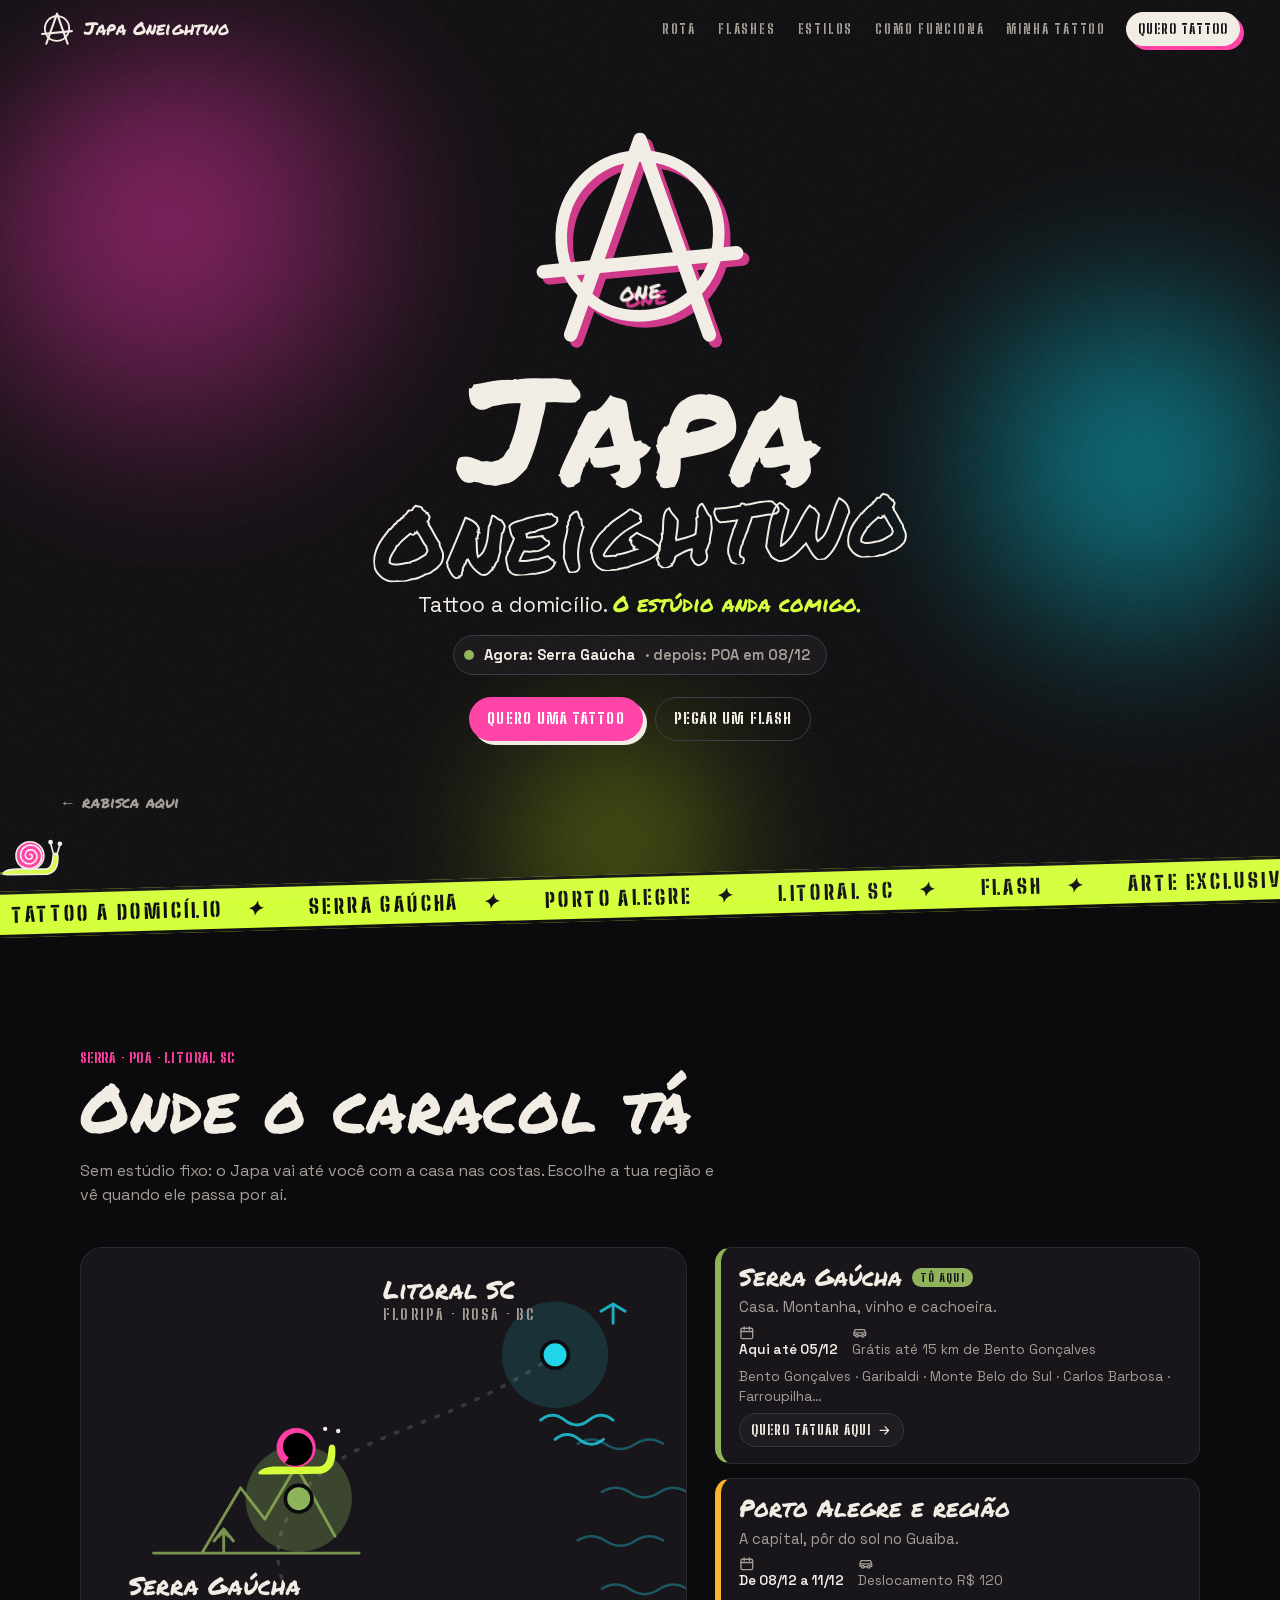
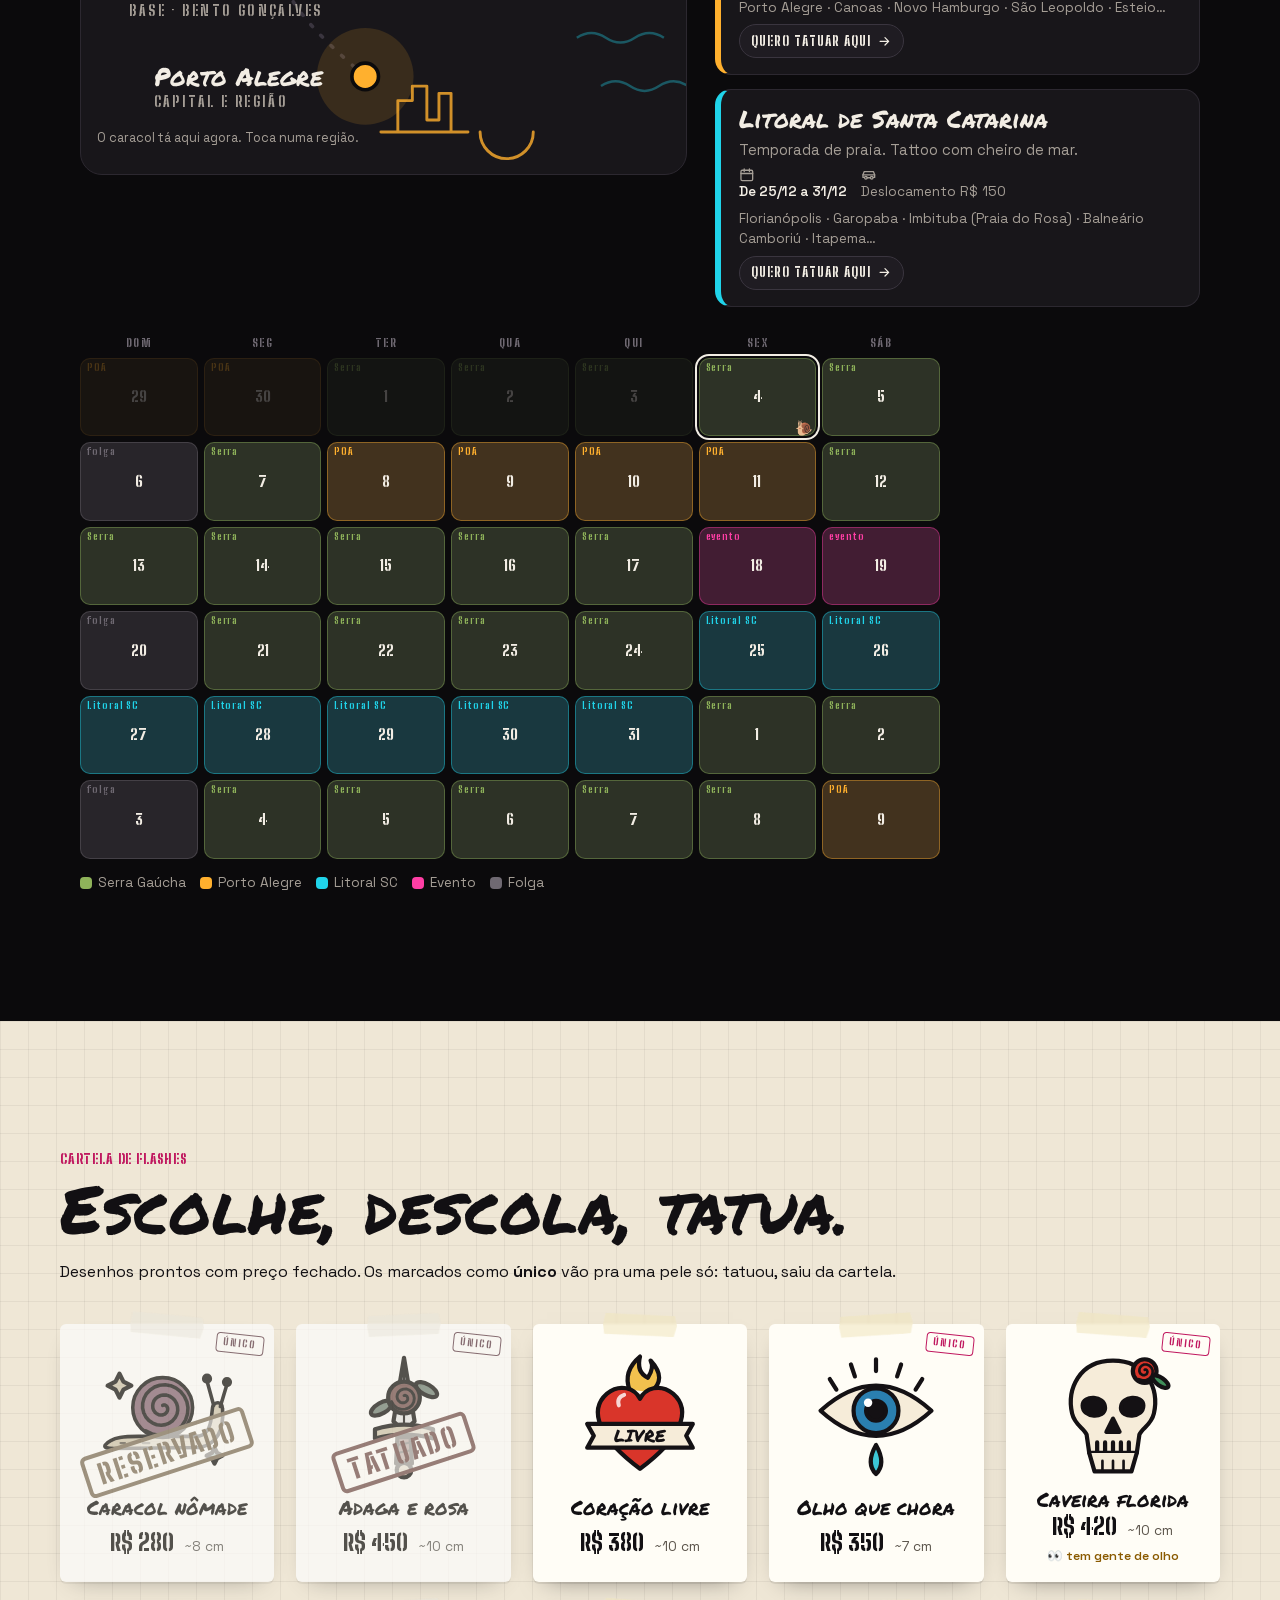
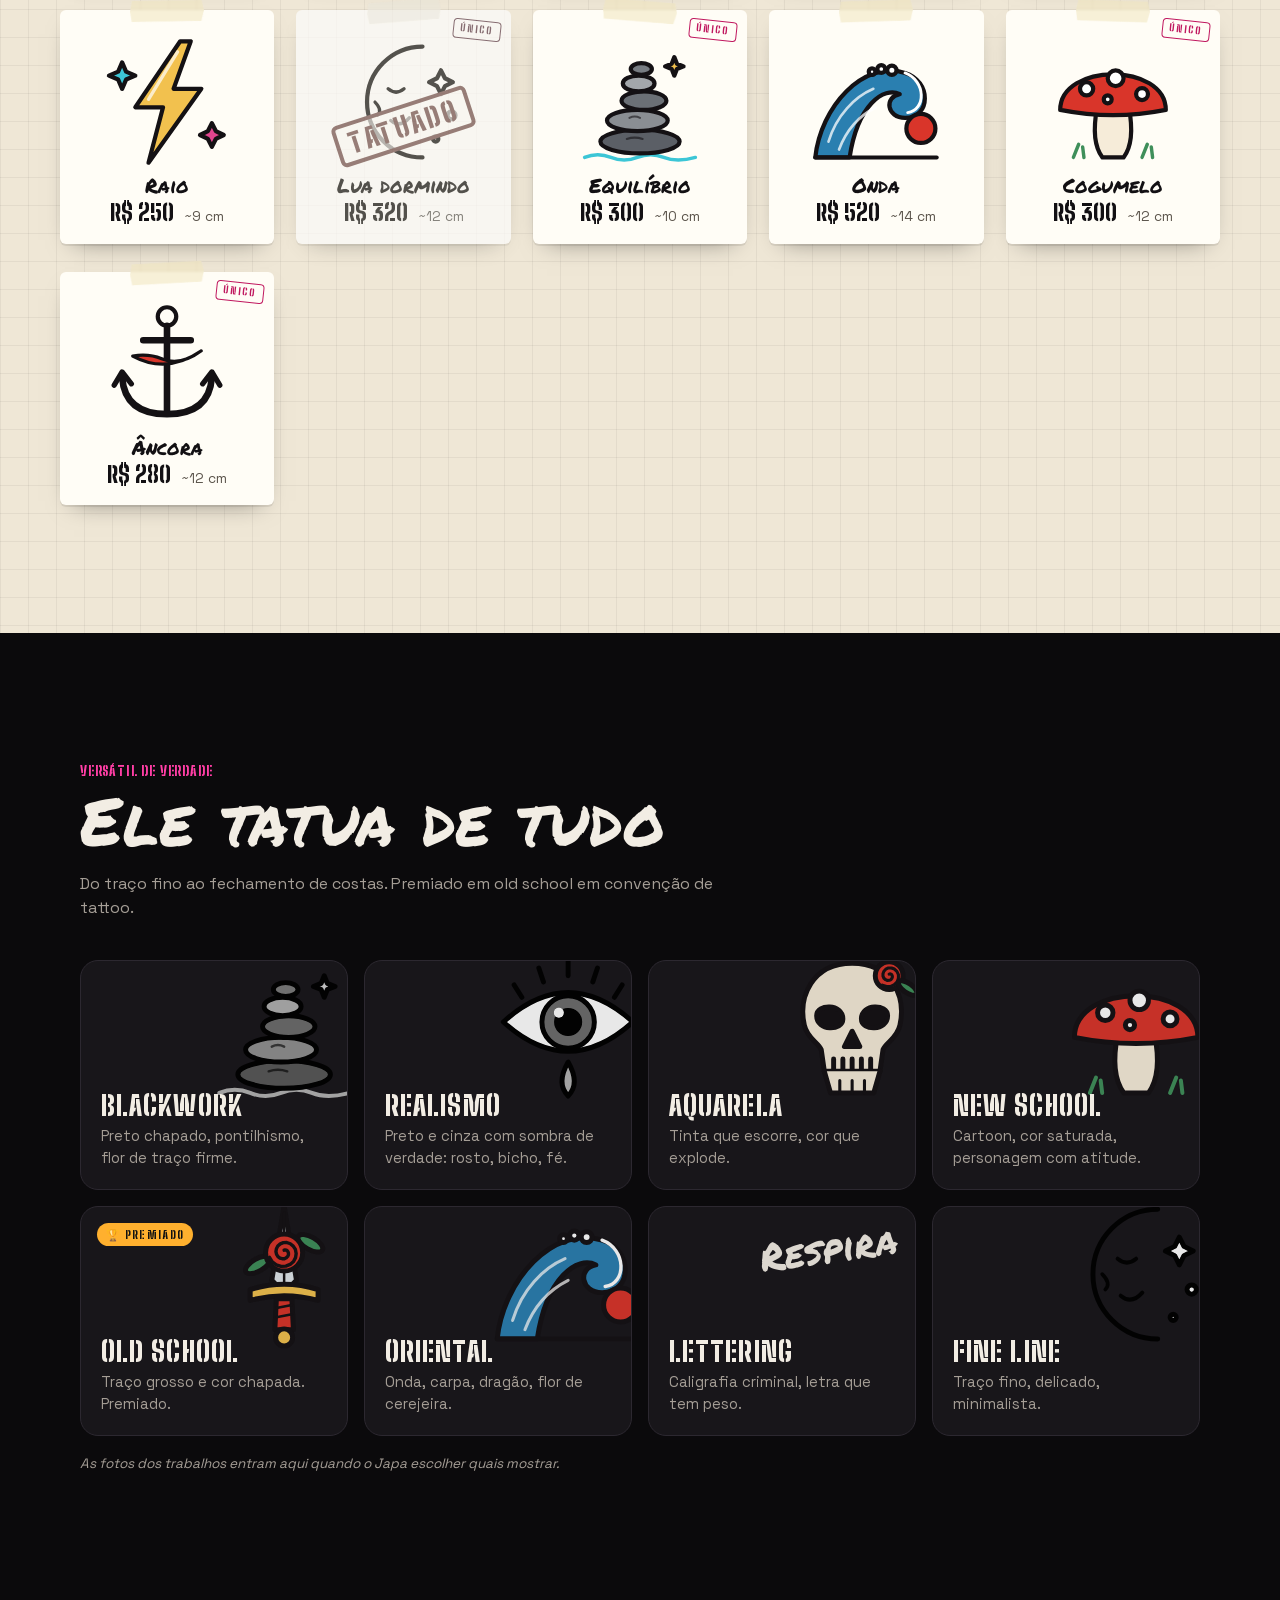
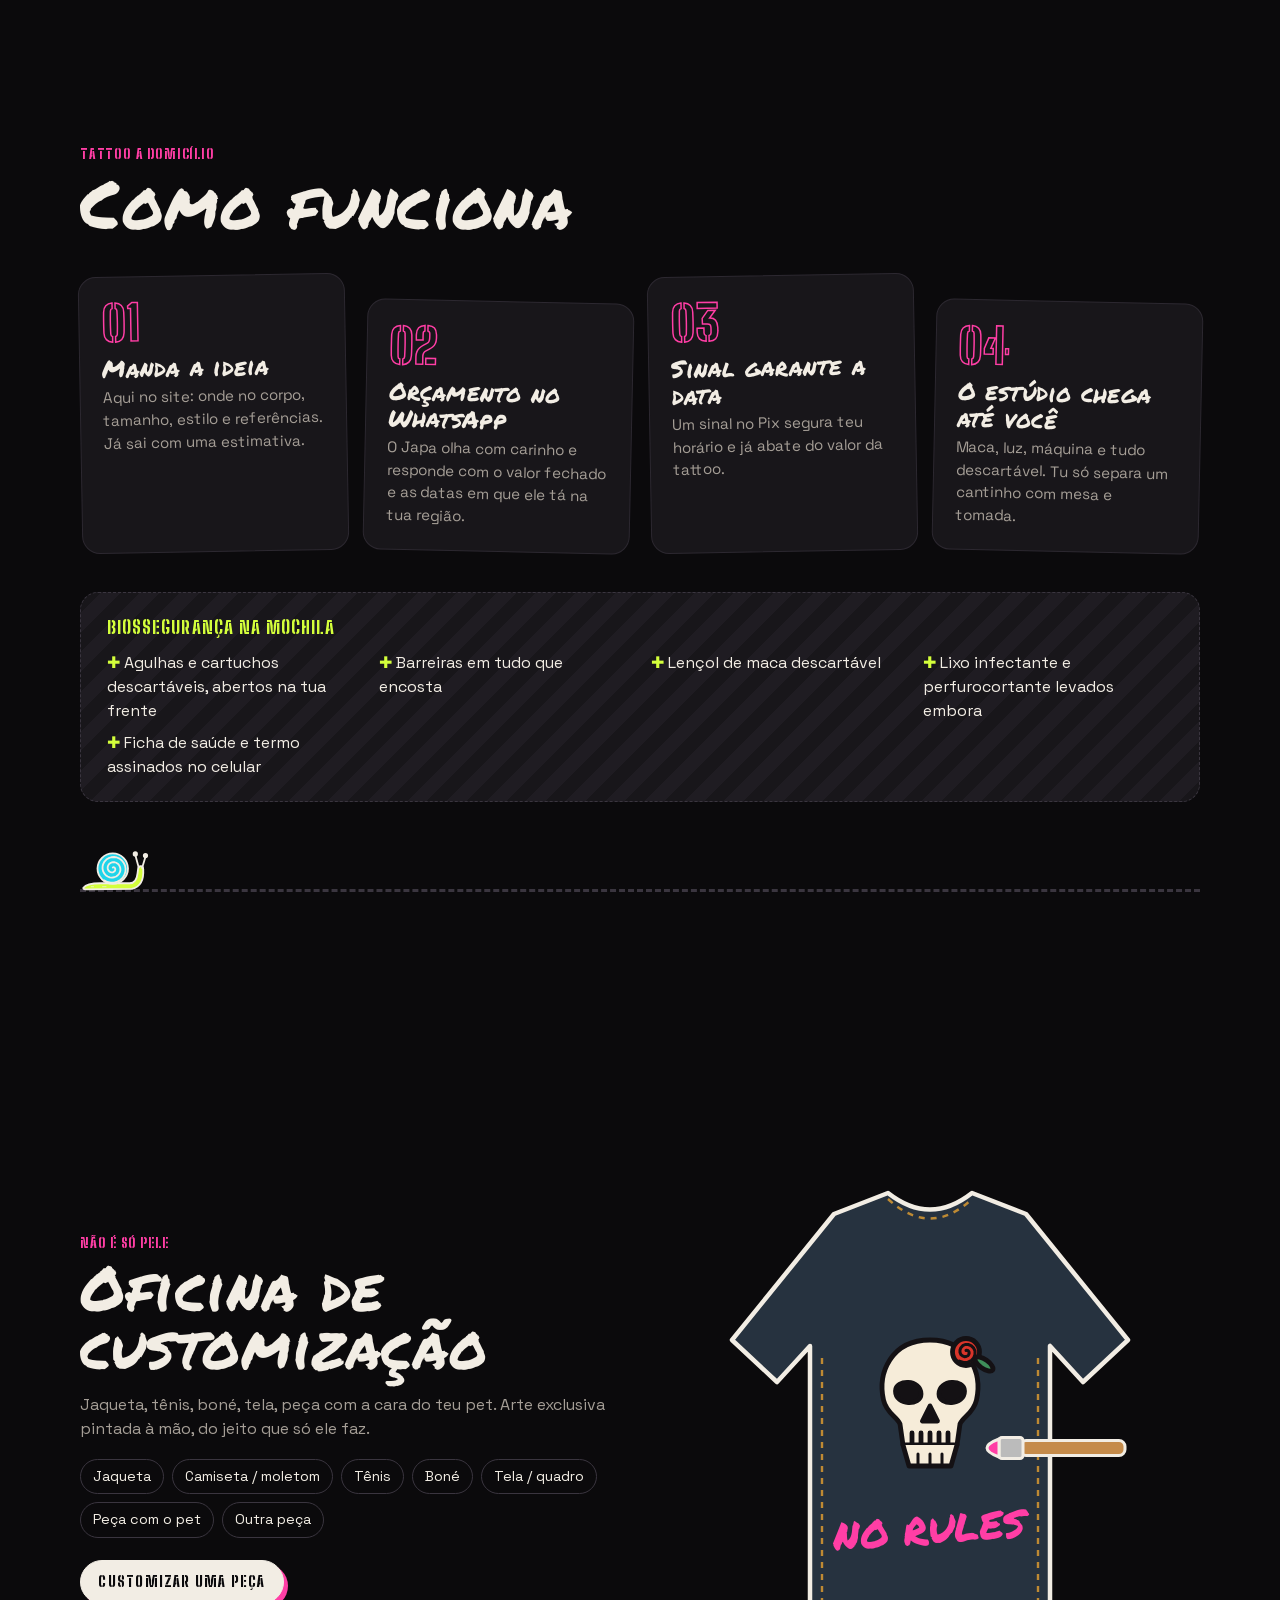
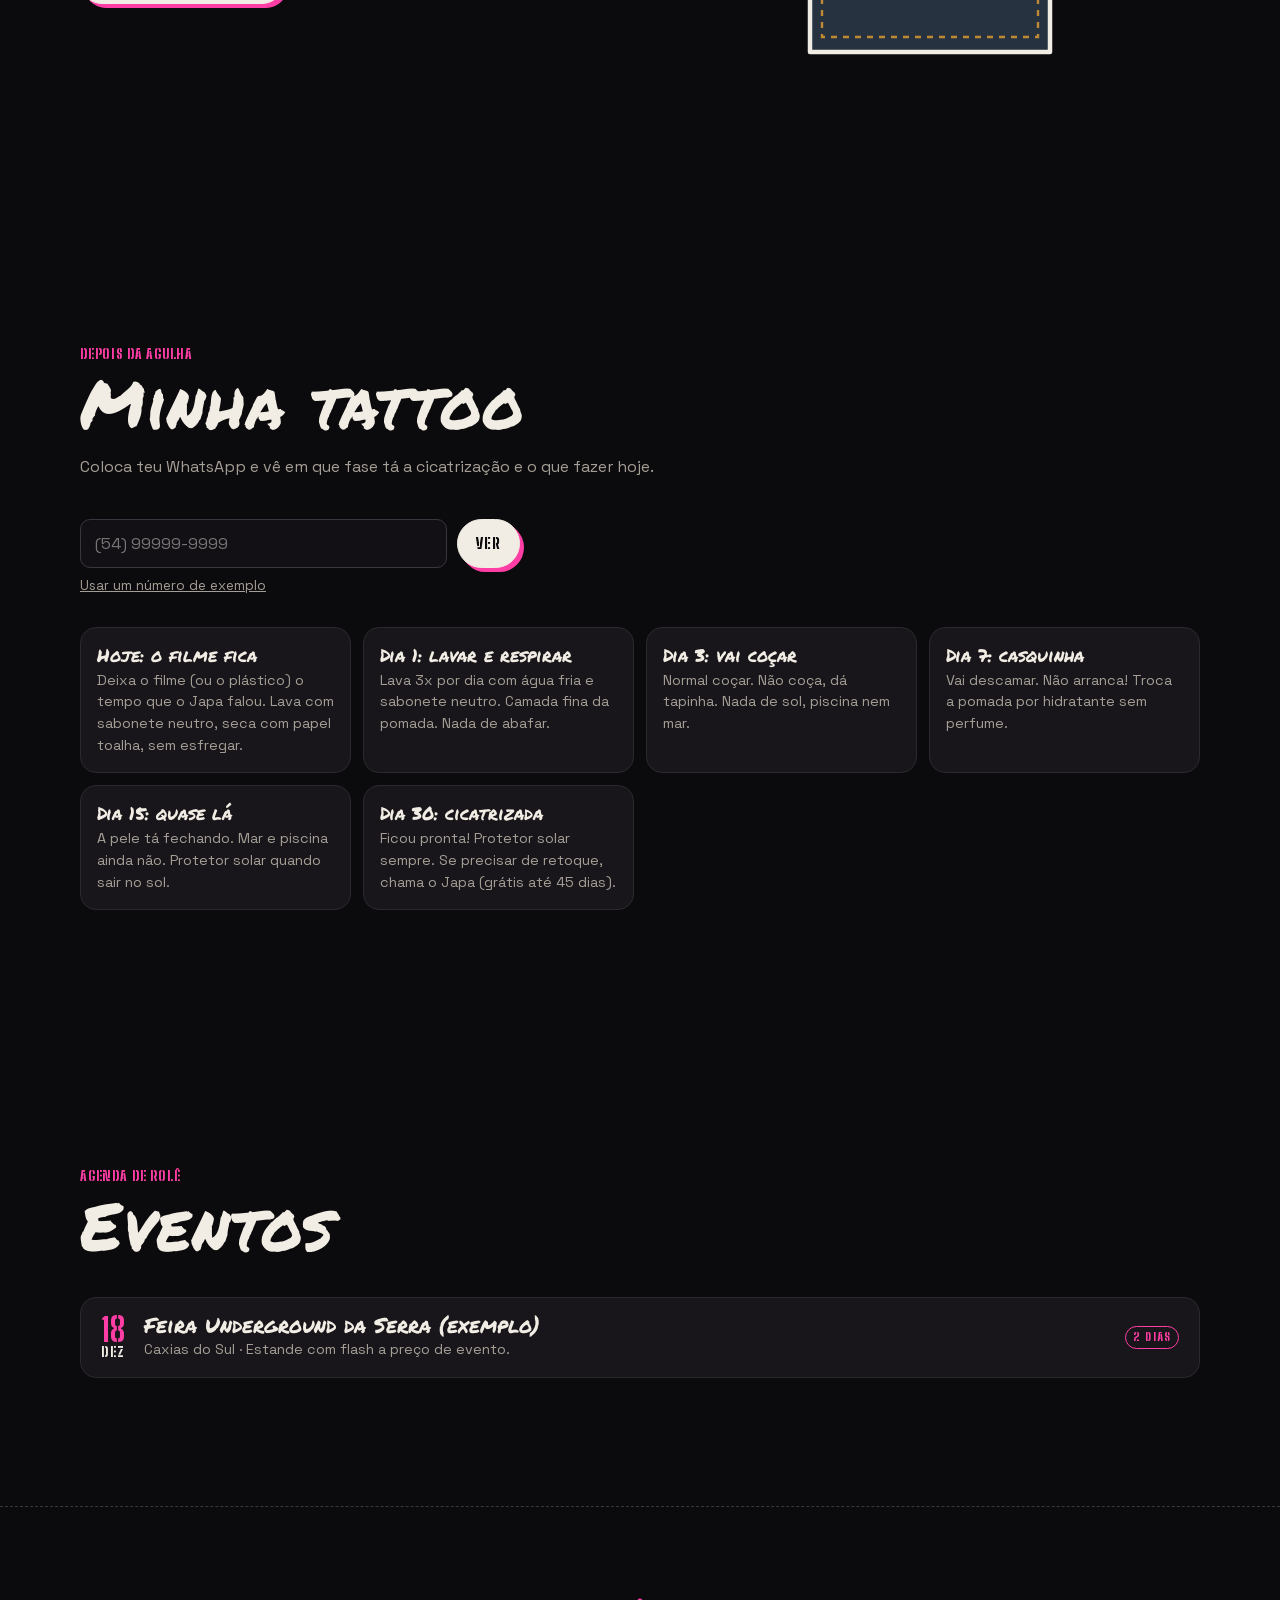
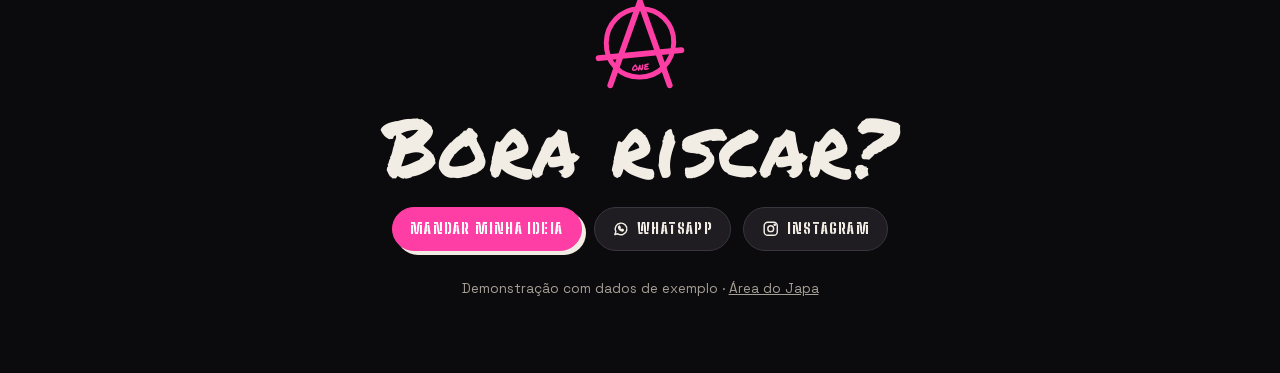
<file: index.html>
<!doctype html>
<html lang="pt-BR">
<head>
<meta charset="utf-8">
<meta name="viewport" content="width=device-width, initial-scale=1, viewport-fit=cover">
<title>Japa Oneightwo · tattoo a domicílio</title>
<meta name="description" content="Tattoo a domicílio na Serra Gaúcha, em Porto Alegre e no litoral de Santa Catarina. Flashes, arte exclusiva e customização. O estúdio anda comigo.">
<meta name="theme-color" content="#0b0a0c">
<meta name="robots" content="noindex,nofollow">
<link rel="icon" href="data:image/svg+xml,%3Csvg xmlns='http://www.w3.org/2000/svg' viewBox='0 0 100 100'%3E%3Ctext y='.9em' font-size='90'%3E🐌%3C/text%3E%3C/svg%3E">
<link rel="stylesheet" href="css/base.css">
<link rel="stylesheet" href="css/site.css">
</head>
<body>
<header class="topo" id="topo">
  <a href="#inicio" class="marca" aria-label="Japa Oneightwo, início"><span class="marca-a"></span><span class="mao">Japa Oneightwo</span></a>
  <nav class="menu" aria-label="Seções">
    <a href="#rota">Rota</a><a href="#flashes">Flashes</a><a href="#estilos">Estilos</a><a href="#como">Como funciona</a><a href="#cuidados">Minha tattoo</a>
  </nav>
  <button class="bt forte peq" data-pedir>Quero tattoo</button>
</header>

<main>
  <!-- capa -->
  <section class="capa" id="inicio">
    <div class="aquarela" aria-hidden="true"><i></i><i></i><i></i></div>
    <canvas class="rabisco" aria-hidden="true"></canvas>
    <div class="capa-miolo">
      <div class="capa-logo"></div>
      <h1 class="capa-nome"><span class="mao l1">Japa</span><span class="mao l2">Oneightwo</span></h1>
      <p class="capa-sub">Tattoo a domicílio. <b>O estúdio anda comigo.</b></p>
      <a href="#rota" class="onde-estou" id="ondeEstou"></a>
      <div class="capa-bts"><button class="bt tinta" data-pedir>Quero uma tattoo</button><a class="bt leve" href="#flashes">Pegar um flash</a></div>
    </div>
    <p class="dica-rabisco mao" aria-hidden="true">← rabisca aqui</p>
    <div class="trilha" aria-hidden="true"><div class="anda"></div></div>
  </section>

  <!-- faixa -->
  <div class="faixa" aria-hidden="true"><div class="faixa-rola"></div></div>

  <!-- rota -->
  <section class="sec" id="rota">
    <div class="sec-cab"><p class="sten kicker">Serra · POA · Litoral SC</p><h2 class="mao">Onde o caracol tá</h2>
      <p class="suave">Sem estúdio fixo: o Japa vai até você com a casa nas costas. Escolhe a tua região e vê quando ele passa por aí.</p></div>
    <div class="rota-grade">
      <div class="mapa" id="mapa"></div>
      <div class="regioes" id="regioes"></div>
    </div>
    <div class="calendario-rota" id="calRota"></div>
  </section>

  <!-- flashes -->
  <section class="sec papel" id="flashes">
    <div class="sec-cab"><p class="sten kicker">Cartela de flashes</p><h2 class="mao">Escolhe, descola, tatua.</h2>
      <p>Desenhos prontos com preço fechado. Os marcados como <b>único</b> vão pra uma pele só: tatuou, saiu da cartela.</p></div>
    <div class="cartela" id="cartela"></div>
  </section>

  <!-- estilos -->
  <section class="sec" id="estilos">
    <div class="sec-cab"><p class="sten kicker">Versátil de verdade</p><h2 class="mao">Ele tatua de tudo</h2>
      <p class="suave">Do traço fino ao fechamento de costas. Premiado em old school em convenção de tattoo.</p></div>
    <div class="estilos" id="listaEstilos"></div>
    <p class="nota-fotos suave">As fotos dos trabalhos entram aqui quando o Japa escolher quais mostrar.</p>
  </section>

  <!-- como funciona -->
  <section class="sec como" id="como">
    <div class="sec-cab"><p class="sten kicker">Tattoo a domicílio</p><h2 class="mao">Como funciona</h2></div>
    <ol class="passos" id="passos">
      <li><span class="n num">01</span><h3 class="mao">Manda a ideia</h3><p>Aqui no site: onde no corpo, tamanho, estilo e referências. Já sai com uma estimativa.</p></li>
      <li><span class="n num">02</span><h3 class="mao">Orçamento no WhatsApp</h3><p>O Japa olha com carinho e responde com o valor fechado e as datas em que ele tá na tua região.</p></li>
      <li><span class="n num">03</span><h3 class="mao">Sinal garante a data</h3><p>Um sinal no Pix segura teu horário e já abate do valor da tattoo.</p></li>
      <li><span class="n num">04</span><h3 class="mao">O estúdio chega até você</h3><p>Maca, luz, máquina e tudo descartável. Tu só separa um cantinho com mesa e tomada.</p></li>
    </ol>
    <div class="bio">
      <h3 class="sten">Biossegurança na mochila</h3>
      <ul><li>Agulhas e cartuchos descartáveis, abertos na tua frente</li><li>Barreiras em tudo que encosta</li><li>Lençol de maca descartável</li><li>Lixo infectante e perfurocortante levados embora</li><li>Ficha de saúde e termo assinados no celular</li></ul>
    </div>
    <div class="trilho-como" aria-hidden="true"><div class="caracol-como"></div></div>
  </section>

  <!-- oficina -->
  <section class="sec oficina" id="oficina">
    <div class="oficina-txt">
      <p class="sten kicker">Não é só pele</p><h2 class="mao">Oficina de customização</h2>
      <p class="suave">Jaqueta, tênis, boné, tela, peça com a cara do teu pet. Arte exclusiva pintada à mão, do jeito que só ele faz.</p>
      <div class="chips" id="pecas"></div>
      <button class="bt forte" data-pedir="customizacao">Customizar uma peça</button>
    </div>
    <div class="oficina-arte" aria-hidden="true"></div>
  </section>

  <!-- minha tattoo -->
  <section class="sec" id="cuidados">
    <div class="sec-cab"><p class="sten kicker">Depois da agulha</p><h2 class="mao">Minha tattoo</h2>
      <p class="suave">Coloca teu WhatsApp e vê em que fase tá a cicatrização e o que fazer hoje.</p></div>
    <form class="consulta" id="consulta"><input id="consFone" inputmode="tel" placeholder="(54) 99999-9999" aria-label="Teu WhatsApp"><button class="bt forte">Ver</button></form>
    <div id="minhaTattoo"></div>
    <div class="cuidados" id="listaCuidados"></div>
  </section>

  <!-- eventos -->
  <section class="sec" id="eventos">
    <div class="sec-cab"><p class="sten kicker">Agenda de rolê</p><h2 class="mao">Eventos</h2></div>
    <div class="eventos" id="listaEventos"></div>
  </section>

  <footer class="rodape">
    <div class="rodape-a"></div>
    <h2 class="mao">Bora riscar?</h2>
    <div class="capa-bts"><button class="bt tinta" data-pedir>Mandar minha ideia</button><button class="bt" data-whats><svg class="ic" aria-hidden="true"><use href="#i-whats"/></svg>WhatsApp</button><a class="bt" id="linkInsta" target="_blank" rel="noopener"><svg class="ic" aria-hidden="true"><use href="#i-insta"/></svg>Instagram</a></div>
    <p class="suave peq">Demonstração com dados de exemplo · <a href="painel.html">Área do Japa</a></p>
  </footer>
</main>

<!-- prancheta: o pedido em passos -->
<div class="prancheta" id="prancheta" hidden role="dialog" aria-modal="true" aria-labelledby="prTitulo">
  <div class="pr-topo">
    <button class="bt leve peq" id="prVoltar"><svg class="ic" aria-hidden="true"><use href="#i-volta"/></svg>Voltar</button>
    <div class="pr-trilha" aria-hidden="true"><svg viewBox="0 0 600 30" preserveAspectRatio="none"><path id="prLinha" d="M4 18 C 80 6, 140 26, 220 15 S 380 6, 460 18 S 560 22, 596 14"/></svg><div class="pr-caracol"></div></div>
    <button class="fechar" id="prFechar" aria-label="Fechar"><svg class="ic" aria-hidden="true"><use href="#i-x"/></svg></button>
  </div>
  <div class="pr-corpo"><h2 class="mao" id="prTitulo"></h2><p class="suave" id="prSub"></p><div id="prPasso"></div></div>
  <div class="pr-pe"><div class="pr-est" id="prEst"></div><button class="bt forte" id="prSeguir">Seguir</button></div>
</div>

<script src="js/nucleo.js"></script>
<script src="js/arte.js"></script>
<script src="js/exemplo.js"></script>
<script src="js/site.js"></script>
</body>
</html>
</file>
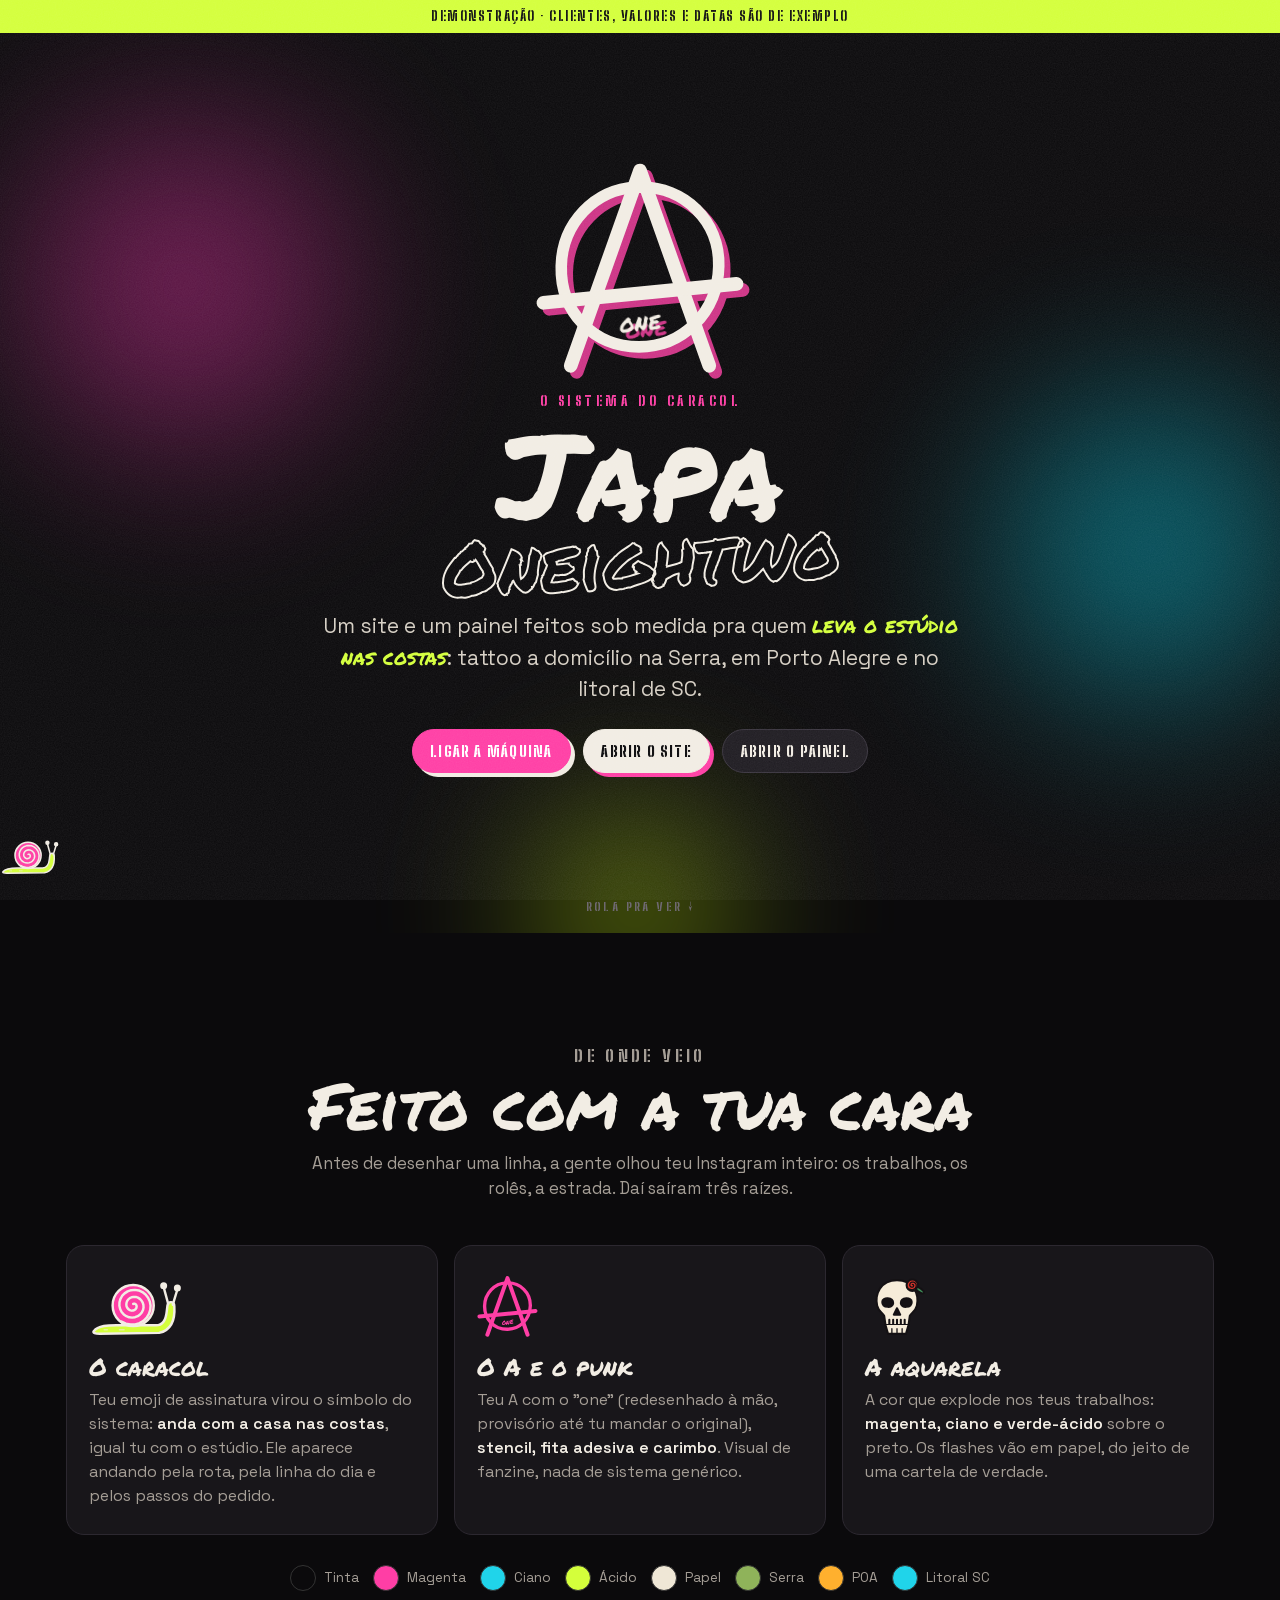
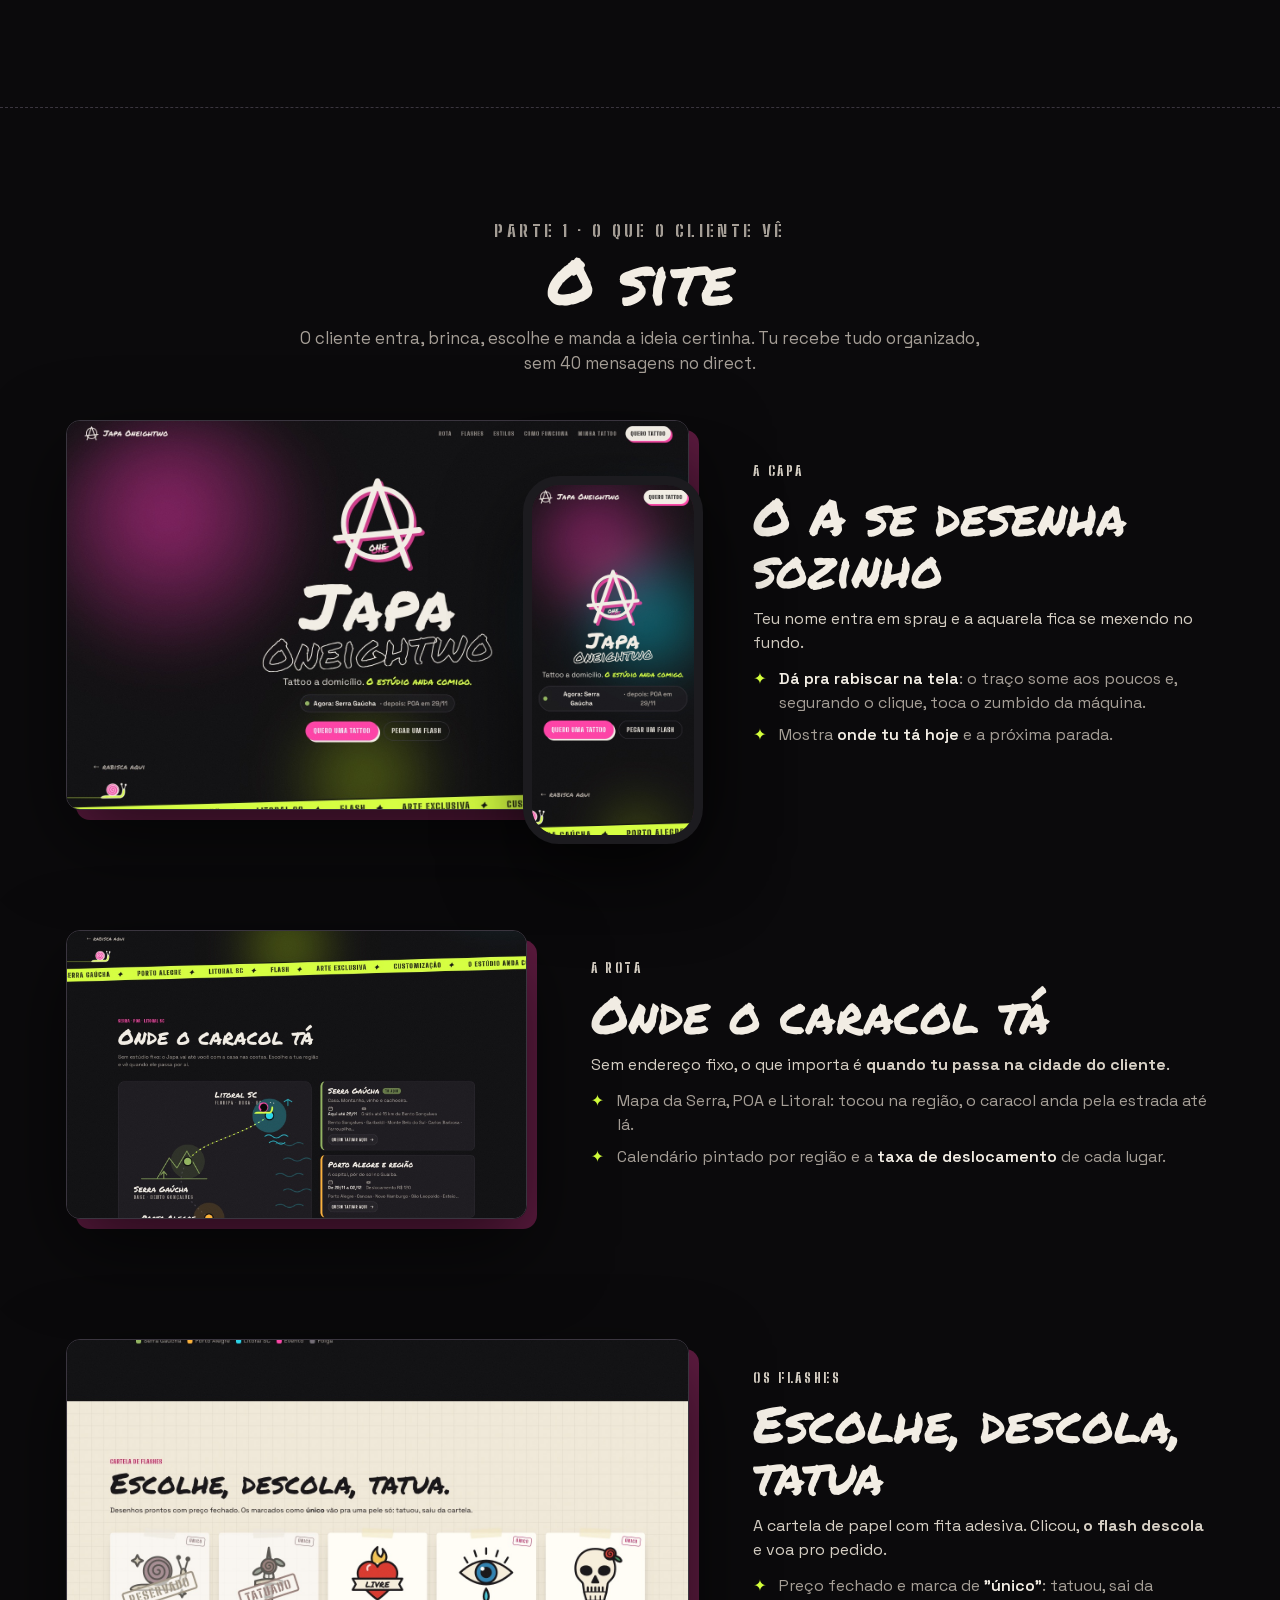
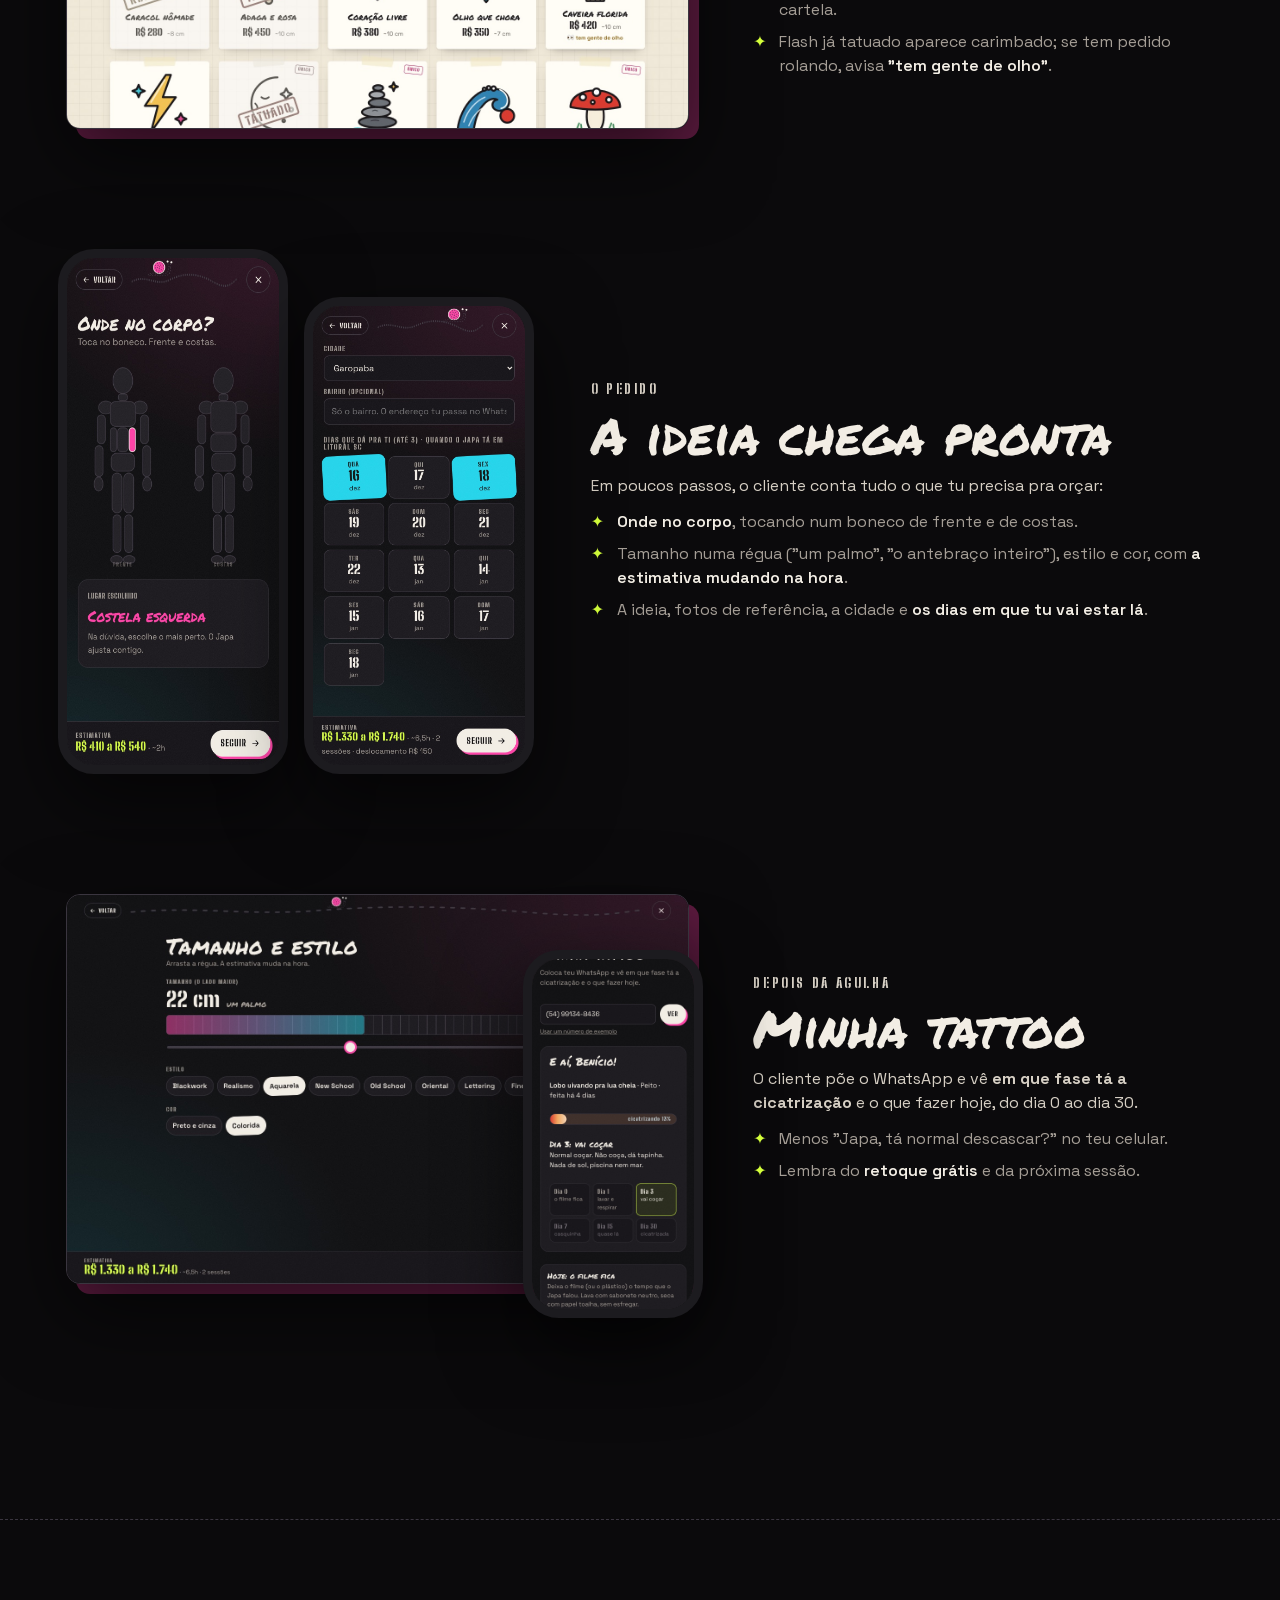
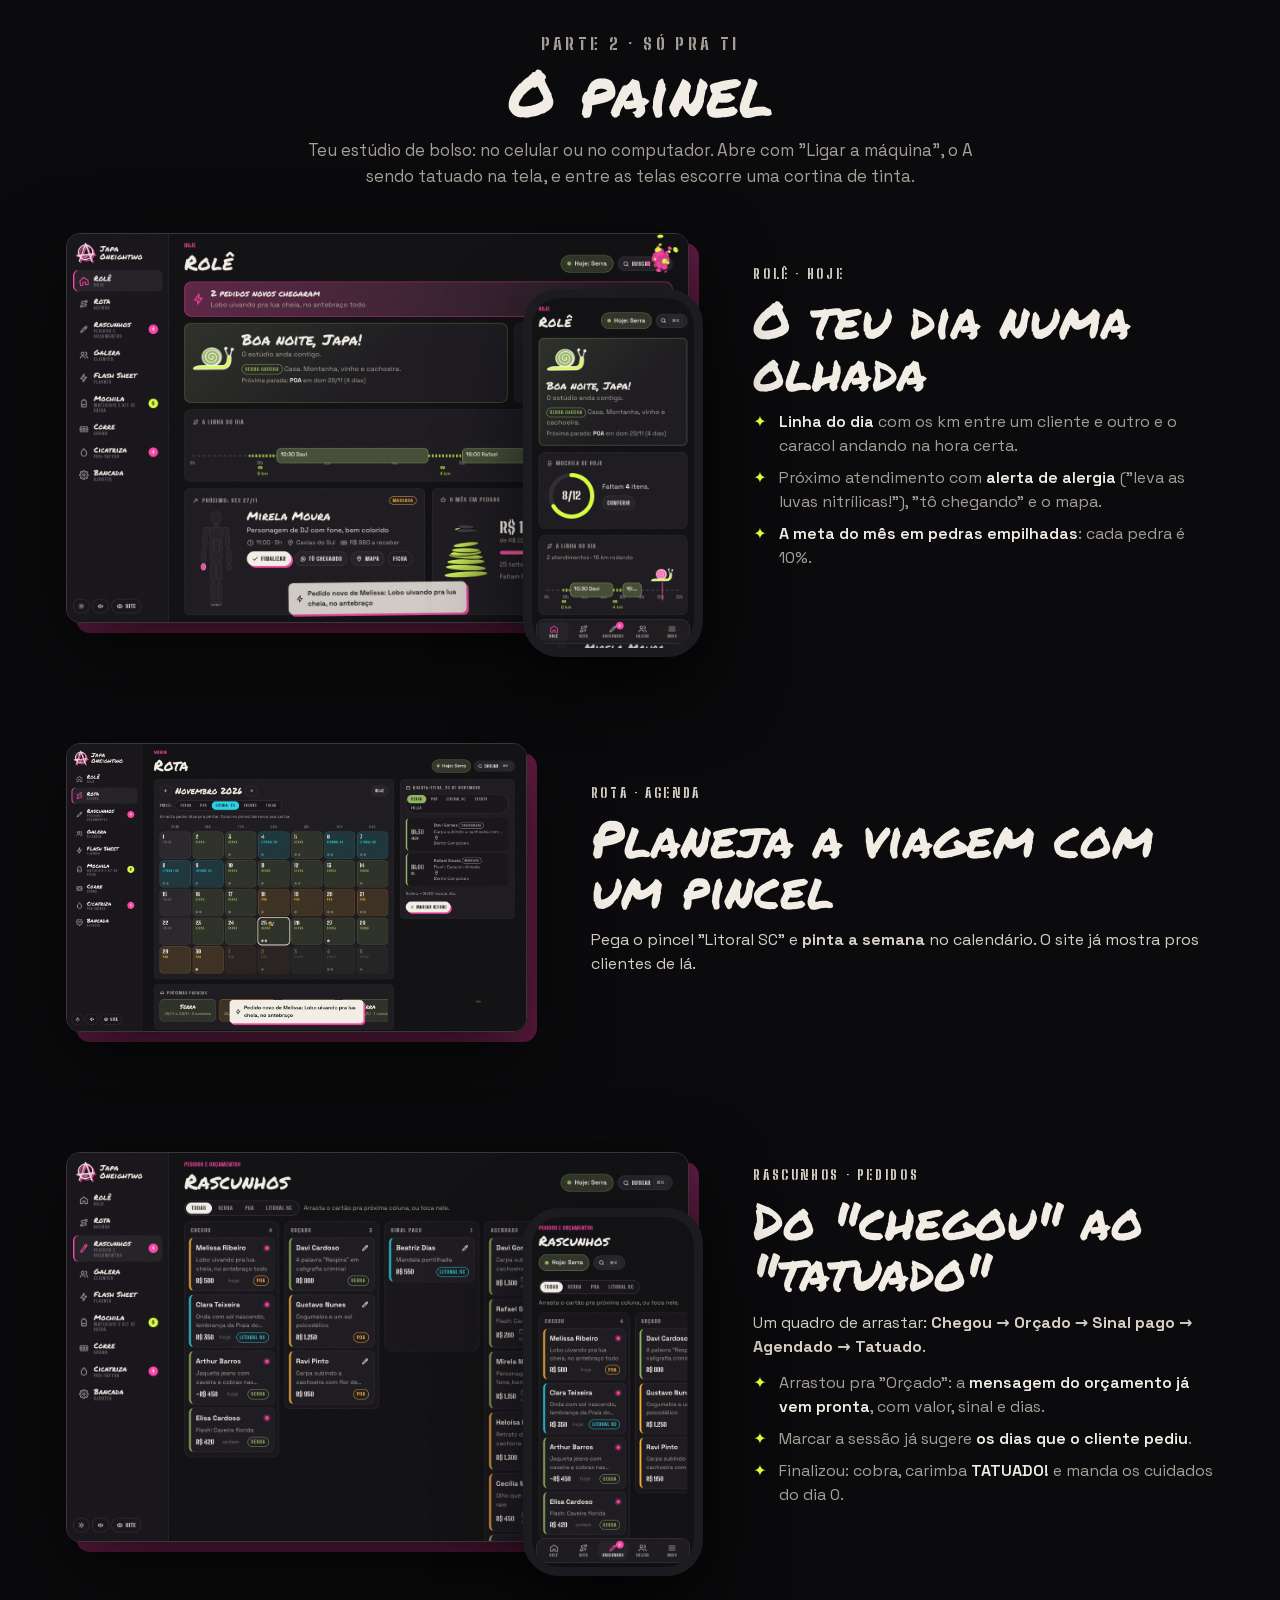
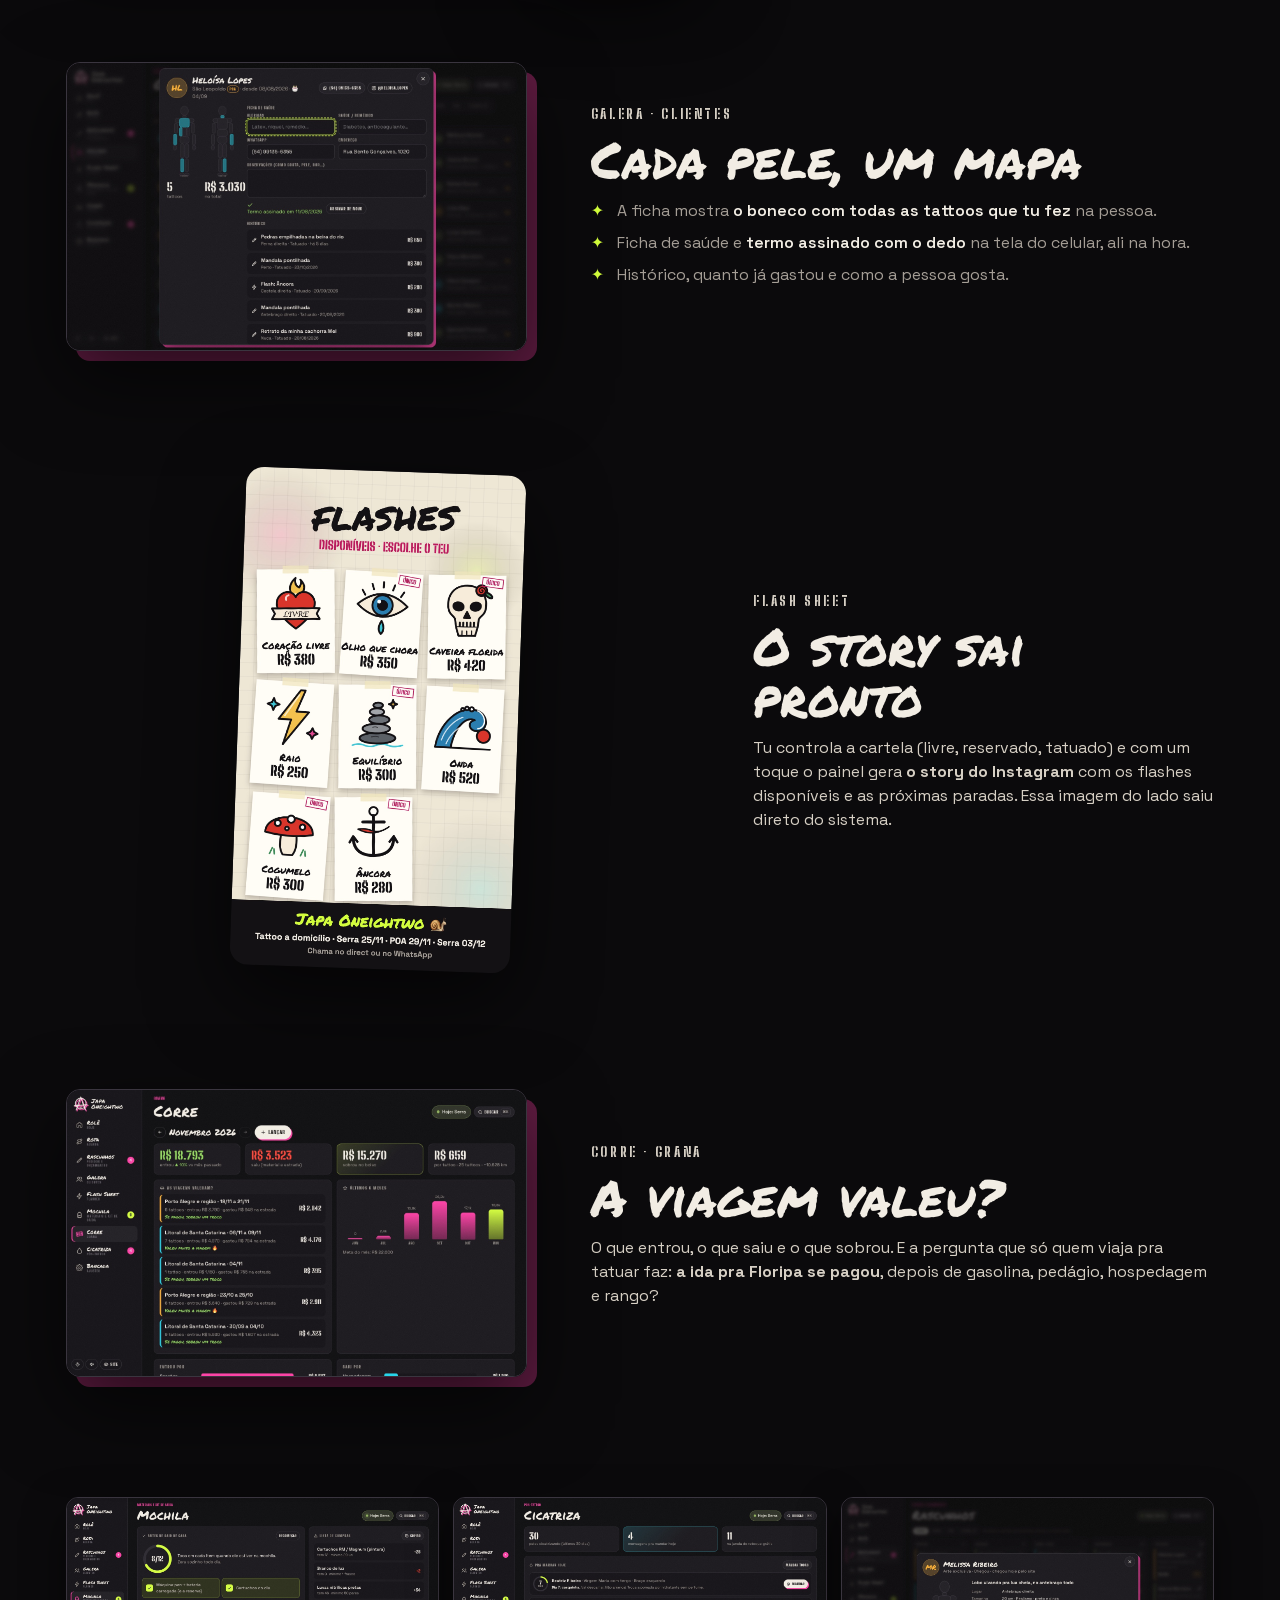
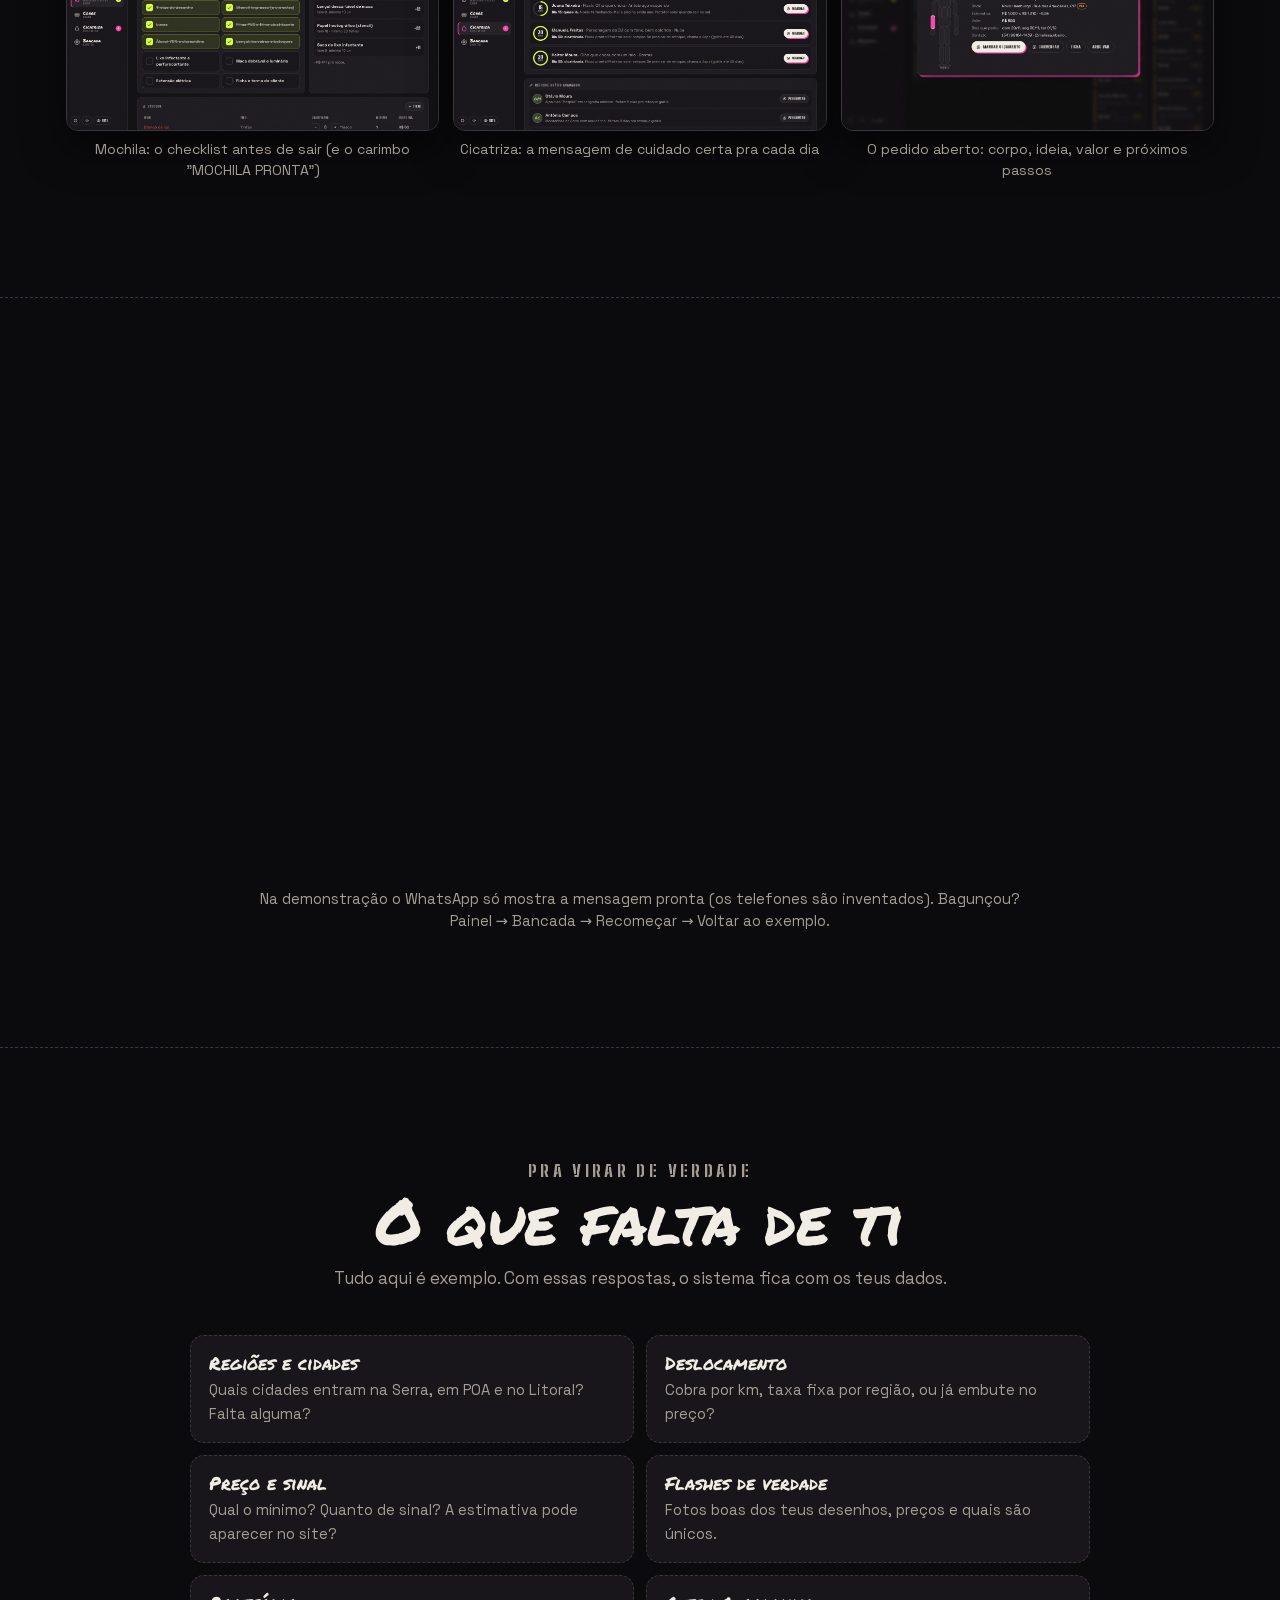
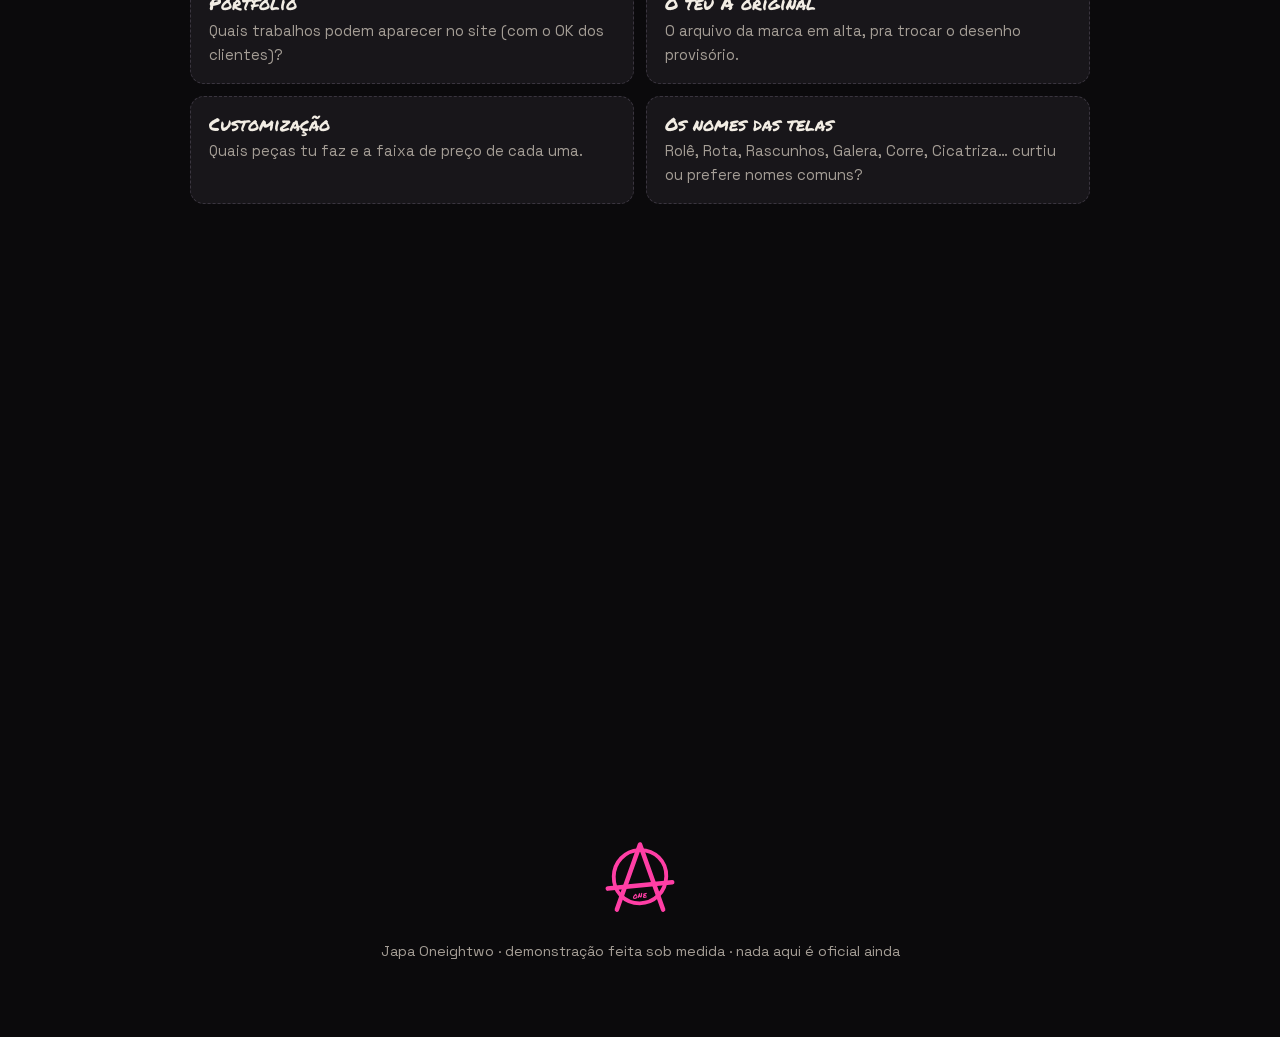
<file: apresentacao.html>
<!doctype html>
<html lang="pt-BR">
<head>
<meta charset="utf-8">
<meta name="viewport" content="width=device-width,initial-scale=1,viewport-fit=cover">
<meta name="robots" content="noindex,nofollow">
<meta name="theme-color" content="#0b0a0c">
<title>Japa Oneightwo · O sistema</title>
<meta name="description" content="Demonstração do site e do painel do Japa Oneightwo, tatuador a domicílio.">
<link rel="icon" href="data:image/svg+xml,%3Csvg xmlns='http://www.w3.org/2000/svg' viewBox='0 0 100 100'%3E%3Ctext y='.9em' font-size='90'%3E🐌%3C/text%3E%3C/svg%3E">
<link rel="stylesheet" href="css/base.css">
<style>
main { overflow-x: clip; }
.ap-faixa { background: var(--acido); color: #111; text-align: center; font: 800 .8rem/1.3 var(--f-sten); letter-spacing: .12em; text-transform: uppercase; padding: 8px 16px; }
.capa { position: relative; min-height: 100svh; display: grid; place-items: center; text-align: center; padding: 48px 16px 80px; isolation: isolate; overflow: hidden; }
.capa .aq { position: absolute; inset: -10%; z-index: -1; filter: blur(70px) saturate(1.3); opacity: .5; }
.capa .aq i { position: absolute; border-radius: 50%; mix-blend-mode: screen; animation: deriva 22s ease-in-out infinite alternate; }
.capa .aq i:nth-child(1) { width: 44vmax; height: 40vmax; left: 2%; top: 8%; background: radial-gradient(circle, var(--mag), transparent 65%); }
.capa .aq i:nth-child(2) { width: 40vmax; height: 44vmax; right: 0; top: 30%; background: radial-gradient(circle, var(--ciano), transparent 62%); animation-delay: -8s; }
.capa .aq i:nth-child(3) { width: 28vmax; height: 28vmax; left: 38%; bottom: -6%; background: radial-gradient(circle, var(--acido), transparent 62%); animation-delay: -13s; }
@keyframes deriva { 50% { transform: translate(6vw, -4vh) scale(1.15) rotate(25deg); } 100% { transform: translate(-5vw, 5vh) scale(.92) rotate(-15deg); } }
.capa-in { max-width: 800px; display: grid; justify-items: center; gap: 14px; }
.capa-logo { width: min(210px, 48vw); filter: drop-shadow(6px 6px 0 color-mix(in srgb, var(--mag) 80%, transparent)); }
.capa-logo.liga { animation: vibra .05s linear infinite; } @keyframes vibra { 50% { transform: translate(.7px, -.7px); } }
.sobre { margin: 0; font: 800 .85rem/1 var(--f-sten); letter-spacing: .26em; text-transform: uppercase; color: var(--mag); }
.capa h1 { font: 400 clamp(3.2rem, 11vw, 7.6rem)/.85 var(--f-mao); margin: 0; }
.capa h1 span { display: block; font-size: .62em; color: transparent; -webkit-text-stroke: 2px var(--texto); transform: rotate(-3deg); }
.capa .lead { font-size: clamp(1.05rem, 2.2vw, 1.3rem); color: #d6cfc4; margin: 6px 0 0; max-width: 640px; }
.capa .lead b { font-family: var(--f-mao); font-weight: 400; color: var(--acido); }
.acoes { display: flex; gap: 12px; flex-wrap: wrap; justify-content: center; margin-top: 10px; }
.rolar { position: absolute; bottom: 20px; left: 50%; transform: translateX(-50%); color: var(--apagado); font: 700 .75rem/1 var(--f-sten); letter-spacing: .2em; text-transform: uppercase; animation: pula 2s infinite; }
@keyframes pula { 50% { transform: translate(-50%, -6px); } }
.trilha { position: absolute; left: 0; right: 0; bottom: 56px; height: 40px; pointer-events: none; }
.trilha .anda { position: absolute; bottom: 0; width: 60px; animation: atravessa 40s linear infinite; }
@keyframes atravessa { from { left: -80px; } to { left: 100%; } }

.sec { padding: clamp(64px, 9vw, 120px) 16px; max-width: 1180px; margin: 0 auto; }
.sec-cab { text-align: center; max-width: 700px; margin: 0 auto 44px; }
.sec-cab h2 { font: 400 clamp(2.4rem, 6vw, 4rem)/1 var(--f-mao); margin: 8px 0 14px; }
.sec-cab p { color: var(--suave); margin: 0; font-size: 1.05rem; }
.kicker { margin: 0; font: 800 .82rem/1 var(--f-sten); letter-spacing: .2em; text-transform: uppercase; color: var(--mag); }
.linha { border-top: 1.5px dashed var(--linha2); }

.raizes { display: grid; grid-template-columns: repeat(3, minmax(0, 1fr)); gap: 16px; }
.raiz { padding: 26px 22px; border-radius: 18px; background: var(--cartao); border: 1.5px solid var(--linha); transform: rotate(var(--r)); transition: transform .3s; }
.raiz:nth-child(1) { --r: -1deg; } .raiz:nth-child(2) { --r: .8deg; } .raiz:nth-child(3) { --r: -.6deg; }
.raiz:hover { transform: rotate(0) translateY(-4px); }
.raiz .simb { height: 70px; display: flex; align-items: center; } .raiz .simb svg { height: 64px; width: auto; }
.raiz h3 { font: 400 1.5rem/1.1 var(--f-mao); margin: 12px 0 8px; } .raiz p { color: var(--suave); margin: 0; } .raiz b { color: var(--texto); font-weight: 600; }
.cores { display: flex; gap: 14px; justify-content: center; margin-top: 30px; flex-wrap: wrap; }
.cor { display: flex; align-items: center; gap: 8px; font-size: .85rem; color: var(--suave); }
.cor i { width: 26px; height: 26px; border-radius: 50%; border: 1.5px solid #333; }

.bloco { display: grid; grid-template-columns: 1.15fr .85fr; gap: clamp(24px, 5vw, 64px); align-items: center; margin-bottom: clamp(70px, 10vw, 120px); }
.bloco.inv { grid-template-columns: .85fr 1.15fr; } .bloco.inv .txt { order: 2; }
.txt h3 { font: 400 clamp(2rem, 4.6vw, 3.2rem)/1 var(--f-mao); margin: 8px 0 14px; }
.txt p { color: #d6cfc4; margin: 0 0 12px; } .txt ul { margin: 0 0 18px; padding: 0; list-style: none; display: grid; gap: 8px; }
.txt li { padding-left: 26px; position: relative; color: var(--suave); } .txt li::before { content: '✦'; position: absolute; left: 0; color: var(--acido); } .txt li b { color: var(--texto); font-weight: 600; }
.telas { position: relative; }
.pc { width: 100%; border-radius: 14px; border: 1.5px solid var(--linha2); box-shadow: 0 30px 80px rgba(0,0,0,.6), 10px 10px 0 color-mix(in srgb, var(--mag) 35%, transparent); display: block; }
.fone { width: min(260px, 70vw); border-radius: 36px; border: 9px solid #1c1b1f; box-shadow: 0 30px 80px rgba(0,0,0,.6), inset 0 0 0 1px #333; display: block; margin: 0 auto; background: #000; }
.par { display: flex; gap: 16px; justify-content: center; } .par .fone { width: min(230px, 42vw); } .par .fone:nth-child(2) { margin-top: 48px; }
.fone-sobre { position: absolute; right: -14px; bottom: -34px; width: min(180px, 34vw); }
.story { width: min(280px, 70vw); border-radius: 18px; box-shadow: 0 30px 80px rgba(0,0,0,.6); display: block; margin: 0 auto; transform: rotate(2deg); }
.galeria { display: grid; grid-template-columns: repeat(3, minmax(0, 1fr)); gap: 14px; }
.galeria figure { margin: 0; } .galeria img { width: 100%; border-radius: 12px; border: 1.5px solid var(--linha2); display: block; box-shadow: 0 16px 40px rgba(0,0,0,.5); }
.galeria figcaption { color: var(--suave); font-size: .88rem; margin-top: 8px; text-align: center; }

.testa { display: grid; grid-template-columns: repeat(3, minmax(0, 1fr)); gap: 14px; counter-reset: passo; }
.passo { padding: 24px; border-radius: 18px; background: var(--cartao); border: 1.5px solid var(--linha); }
.passo::before { counter-increment: passo; content: counter(passo); display: grid; place-items: center; width: 44px; height: 44px; border-radius: 50%; background: var(--mag); color: #fff; font: 900 1.3rem var(--f-sten); margin-bottom: 12px; transform: rotate(-8deg); }
.passo h3 { margin: 0 0 6px; font: 400 1.35rem/1.1 var(--f-mao); } .passo p { margin: 0 0 14px; color: var(--suave); }
.aviso { max-width: 760px; margin: 22px auto 0; text-align: center; color: var(--suave); font-size: .92rem; }
.falta { display: grid; grid-template-columns: repeat(2, minmax(0, 1fr)); gap: 12px; max-width: 900px; margin: 0 auto; }
.falta div { padding: 16px 18px; border-radius: 14px; background: var(--cartao); border: 1.5px dashed var(--linha2); }
.falta b { display: block; font: 400 1.15rem/1.2 var(--f-mao); margin-bottom: 4px; } .falta span { color: var(--suave); font-size: .92rem; }
.qr { display: grid; grid-template-columns: auto 1fr; gap: 28px; align-items: center; max-width: 720px; margin: 0 auto; background: var(--papel); color: var(--tinta); border-radius: 20px; padding: 26px; transform: rotate(-1deg); }
.qr img { width: 170px; height: 170px; image-rendering: pixelated; border-radius: 8px; background: #fff; padding: 8px; }
.qr h3 { font: 400 1.8rem/1.05 var(--f-mao); margin: 0 0 8px; } .qr p { margin: 0 0 6px; color: #4a443c; } .qr code { font-size: .85rem; word-break: break-all; }
.rodape { text-align: center; padding: 70px 16px 60px; display: grid; justify-items: center; gap: 12px; color: var(--suave); font-size: .9rem; }
.rodape .a { width: 70px; color: var(--mag); }
.revela { opacity: 0; transform: translateY(36px); transition: opacity .8s, transform .8s cubic-bezier(.2,1,.3,1); } .revela.vis { opacity: 1; transform: none; }
@media (max-width: 860px) {
  .bloco, .bloco.inv { grid-template-columns: minmax(0, 1fr); } .bloco.inv .txt { order: 0; }
  .raizes, .testa, .galeria { grid-template-columns: minmax(0, 1fr); } .falta { grid-template-columns: minmax(0, 1fr); }
  .fone-sobre { right: 4px; } .qr { grid-template-columns: minmax(0, 1fr); justify-items: center; text-align: center; }
}
</style>
</head>
<body>
<div class="ap-faixa">Demonstração · clientes, valores e datas são de exemplo</div>
<main>
  <section class="capa">
    <div class="aq" aria-hidden="true"><i></i><i></i><i></i></div>
    <div class="capa-in">
      <div class="capa-logo" id="logo"></div>
      <p class="sobre">O sistema do caracol</p>
      <h1>Japa<span>Oneightwo</span></h1>
      <p class="lead">Um site e um painel feitos sob medida pra quem <b>leva o estúdio nas costas</b>: tattoo a domicílio na Serra, em Porto Alegre e no litoral de SC.</p>
      <div class="acoes"><button class="bt tinta" id="ligar">Ligar a máquina</button><a class="bt forte" href="index.html">Abrir o site</a><a class="bt" href="painel.html">Abrir o painel</a></div>
    </div>
    <div class="trilha" aria-hidden="true"><div class="anda" id="caracolCapa"></div></div>
    <span class="rolar">rola pra ver ↓</span>
  </section>

  <section class="sec">
    <div class="sec-cab revela"><p class="kicker">De onde veio</p><h2>Feito com a tua cara</h2><p>Antes de desenhar uma linha, a gente olhou teu Instagram inteiro: os trabalhos, os rolês, a estrada. Daí saíram três raízes.</p></div>
    <div class="raizes">
      <div class="raiz revela"><div class="simb" id="simbCaracol"></div><h3>O caracol</h3><p>Teu emoji de assinatura virou o símbolo do sistema: <b>anda com a casa nas costas</b>, igual tu com o estúdio. Ele aparece andando pela rota, pela linha do dia e pelos passos do pedido.</p></div>
      <div class="raiz revela"><div class="simb" id="simbA"></div><h3>O A e o punk</h3><p>Teu A com o "one" (redesenhado à mão, provisório até tu mandar o original), <b>stencil, fita adesiva e carimbo</b>. Visual de fanzine, nada de sistema genérico.</p></div>
      <div class="raiz revela"><div class="simb" id="simbFlash"></div><h3>A aquarela</h3><p>A cor que explode nos teus trabalhos: <b>magenta, ciano e verde-ácido</b> sobre o preto. Os flashes vão em papel, do jeito de uma cartela de verdade.</p></div>
    </div>
    <div class="cores revela"><span class="cor"><i style="background:#0b0a0c"></i>Tinta</span><span class="cor"><i style="background:#ff3ea5"></i>Magenta</span><span class="cor"><i style="background:#20d4ea"></i>Ciano</span><span class="cor"><i style="background:#d4ff3b"></i>Ácido</span><span class="cor"><i style="background:#efe7d6"></i>Papel</span>
      <span class="cor"><i style="background:#8fb35a"></i>Serra</span><span class="cor"><i style="background:#ffb02e"></i>POA</span><span class="cor"><i style="background:#20d4ea"></i>Litoral SC</span></div>
  </section>

  <div class="linha"></div>
  <section class="sec">
    <div class="sec-cab revela"><p class="kicker">Parte 1 · o que o cliente vê</p><h2>O site</h2><p>O cliente entra, brinca, escolhe e manda a ideia certinha. Tu recebe tudo organizado, sem 40 mensagens no direct.</p></div>
    <div class="bloco revela"><div class="telas"><img class="pc" src="apresentacao/telas/pc-site.jpg" alt="Capa do site" loading="lazy"><img class="fone fone-sobre" src="apresentacao/telas/cel-site.jpg" alt="Capa no celular" loading="lazy"></div>
      <div class="txt"><p class="kicker">A capa</p><h3>O A se desenha sozinho</h3><p>Teu nome entra em spray e a aquarela fica se mexendo no fundo.</p><ul><li><b>Dá pra rabiscar na tela</b>: o traço some aos poucos e, segurando o clique, toca o zumbido da máquina.</li><li>Mostra <b>onde tu tá hoje</b> e a próxima parada.</li></ul></div></div>
    <div class="bloco inv revela"><div class="txt"><p class="kicker">A rota</p><h3>Onde o caracol tá</h3><p>Sem endereço fixo, o que importa é <b>quando tu passa na cidade do cliente</b>.</p><ul><li>Mapa da Serra, POA e Litoral: tocou na região, o caracol anda pela estrada até lá.</li><li>Calendário pintado por região e a <b>taxa de deslocamento</b> de cada lugar.</li></ul></div>
      <div class="telas"><img class="pc" src="apresentacao/telas/pc-rota.jpg" alt="Rota no site" loading="lazy"></div></div>
    <div class="bloco revela"><div class="telas"><img class="pc" src="apresentacao/telas/pc-flashes.jpg" alt="Cartela de flashes" loading="lazy"></div>
      <div class="txt"><p class="kicker">Os flashes</p><h3>Escolhe, descola, tatua</h3><p>A cartela de papel com fita adesiva. Clicou, <b>o flash descola</b> e voa pro pedido.</p><ul><li>Preço fechado e marca de <b>"único"</b>: tatuou, sai da cartela.</li><li>Flash já tatuado aparece carimbado; se tem pedido rolando, avisa <b>"tem gente de olho"</b>.</li></ul></div></div>
    <div class="bloco inv revela"><div class="txt"><p class="kicker">O pedido</p><h3>A ideia chega pronta</h3><p>Em poucos passos, o cliente conta tudo o que tu precisa pra orçar:</p><ul><li><b>Onde no corpo</b>, tocando num boneco de frente e de costas.</li><li>Tamanho numa régua ("um palmo", "o antebraço inteiro"), estilo e cor, com <b>a estimativa mudando na hora</b>.</li><li>A ideia, fotos de referência, a cidade e <b>os dias em que tu vai estar lá</b>.</li></ul></div>
      <div class="telas par"><img class="fone" src="apresentacao/telas/cel-corpo.jpg" alt="Escolha do lugar no corpo" loading="lazy"><img class="fone" src="apresentacao/telas/cel-onde.jpg" alt="Escolha da região e dos dias" loading="lazy"></div></div>
    <div class="bloco revela"><div class="telas"><img class="pc" src="apresentacao/telas/pc-tamanho.jpg" alt="Tamanho, estilo e estimativa" loading="lazy"><img class="fone fone-sobre" src="apresentacao/telas/cel-minha.jpg" alt="Minha tattoo" loading="lazy"></div>
      <div class="txt"><p class="kicker">Depois da agulha</p><h3>Minha tattoo</h3><p>O cliente põe o WhatsApp e vê <b>em que fase tá a cicatrização</b> e o que fazer hoje, do dia 0 ao dia 30.</p><ul><li>Menos "Japa, tá normal descascar?" no teu celular.</li><li>Lembra do <b>retoque grátis</b> e da próxima sessão.</li></ul></div></div>
  </section>

  <div class="linha"></div>
  <section class="sec">
    <div class="sec-cab revela"><p class="kicker">Parte 2 · só pra ti</p><h2>O painel</h2><p>Teu estúdio de bolso: no celular ou no computador. Abre com "Ligar a máquina", o A sendo tatuado na tela, e entre as telas escorre uma cortina de tinta.</p></div>
    <div class="bloco revela"><div class="telas"><img class="pc" src="apresentacao/telas/pc-role.jpg" alt="Rolê, o dia de hoje" loading="lazy"><img class="fone fone-sobre" src="apresentacao/telas/cel-role.jpg" alt="Rolê no celular" loading="lazy"></div>
      <div class="txt"><p class="kicker">Rolê · hoje</p><h3>O teu dia numa olhada</h3><ul><li><b>Linha do dia</b> com os km entre um cliente e outro e o caracol andando na hora certa.</li><li>Próximo atendimento com <b>alerta de alergia</b> ("leva as luvas nitrílicas!"), "tô chegando" e o mapa.</li><li><b>A meta do mês em pedras empilhadas</b>: cada pedra é 10%.</li></ul></div></div>
    <div class="bloco inv revela"><div class="txt"><p class="kicker">Rota · agenda</p><h3>Planeja a viagem com um pincel</h3><p>Pega o pincel "Litoral SC" e <b>pinta a semana</b> no calendário. O site já mostra pros clientes de lá.</p></div>
      <div class="telas"><img class="pc" src="apresentacao/telas/pc-rota-painel.jpg" alt="Rota no painel" loading="lazy"></div></div>
    <div class="bloco revela"><div class="telas"><img class="pc" src="apresentacao/telas/pc-rascunhos.jpg" alt="Quadro de pedidos" loading="lazy"><img class="fone fone-sobre" src="apresentacao/telas/cel-rascunhos.jpg" alt="Pedidos no celular" loading="lazy"></div>
      <div class="txt"><p class="kicker">Rascunhos · pedidos</p><h3>Do "chegou" ao "tatuado"</h3><p>Um quadro de arrastar: <b>Chegou → Orçado → Sinal pago → Agendado → Tatuado</b>.</p><ul><li>Arrastou pra "Orçado": a <b>mensagem do orçamento já vem pronta</b>, com valor, sinal e dias.</li><li>Marcar a sessão já sugere <b>os dias que o cliente pediu</b>.</li><li>Finalizou: cobra, carimba <b>TATUADO!</b> e manda os cuidados do dia 0.</li></ul></div></div>
    <div class="bloco inv revela"><div class="txt"><p class="kicker">Galera · clientes</p><h3>Cada pele, um mapa</h3><ul><li>A ficha mostra <b>o boneco com todas as tattoos que tu fez</b> na pessoa.</li><li>Ficha de saúde e <b>termo assinado com o dedo</b> na tela do celular, ali na hora.</li><li>Histórico, quanto já gastou e como a pessoa gosta.</li></ul></div>
      <div class="telas"><img class="pc" src="apresentacao/telas/pc-ficha.jpg" alt="Ficha do cliente" loading="lazy"></div></div>
    <div class="bloco revela"><div class="telas"><img class="story" src="apresentacao/telas/story.jpg" alt="Story da cartela gerado pelo painel" loading="lazy"></div>
      <div class="txt"><p class="kicker">Flash Sheet</p><h3>O story sai pronto</h3><p>Tu controla a cartela (livre, reservado, tatuado) e com um toque o painel gera <b>o story do Instagram</b> com os flashes disponíveis e as próximas paradas. Essa imagem do lado saiu direto do sistema.</p></div></div>
    <div class="bloco inv revela"><div class="txt"><p class="kicker">Corre · grana</p><h3>A viagem valeu?</h3><p>O que entrou, o que saiu e o que sobrou. E a pergunta que só quem viaja pra tatuar faz: <b>a ida pra Floripa se pagou</b>, depois de gasolina, pedágio, hospedagem e rango?</p></div>
      <div class="telas"><img class="pc" src="apresentacao/telas/pc-corre.jpg" alt="Corre, o dinheiro" loading="lazy"></div></div>
    <div class="galeria revela">
      <figure><img src="apresentacao/telas/pc-mochila.jpg" alt="Mochila" loading="lazy"><figcaption>Mochila: o checklist antes de sair (e o carimbo "MOCHILA PRONTA")</figcaption></figure>
      <figure><img src="apresentacao/telas/pc-cicatriza.jpg" alt="Cicatriza" loading="lazy"><figcaption>Cicatriza: a mensagem de cuidado certa pra cada dia</figcaption></figure>
      <figure><img src="apresentacao/telas/pc-pedido.jpg" alt="Pedido aberto" loading="lazy"><figcaption>O pedido aberto: corpo, ideia, valor e próximos passos</figcaption></figure>
    </div>
  </section>

  <div class="linha"></div>
  <section class="sec">
    <div class="sec-cab revela"><p class="kicker">Testa tu mesmo</p><h2>Bora brincar</h2><p>Funciona no celular e no computador. Use o mesmo aparelho pro site e pro painel: na demonstração, os dados ficam no navegador.</p></div>
    <div class="testa">
      <div class="passo revela"><h3>Manda uma ideia</h3><p>Abre o site, toca em "Quero uma tattoo", escolhe o lugar no corpo e vai até o fim.</p><a class="bt forte peq" href="index.html">Abrir o site</a></div>
      <div class="passo revela"><h3>Vê chegar no painel</h3><p>Abre o painel: o pedido tá lá em "Rascunhos". Arrasta até "Tatuado".</p><a class="bt peq" href="painel.html#rascunhos">Abrir o painel</a></div>
      <div class="passo revela"><h3>Pinta a rota</h3><p>Em "Rota", pega o pincel "Litoral SC" e pinta uns dias. Volta no site e vê o calendário.</p><a class="bt peq" href="painel.html#rota">Abrir a rota</a></div>
    </div>
    <p class="aviso">Na demonstração o WhatsApp só mostra a mensagem pronta (os telefones são inventados). Bagunçou? Painel → Bancada → Recomeçar → Voltar ao exemplo.</p>
  </section>

  <div class="linha"></div>
  <section class="sec">
    <div class="sec-cab revela"><p class="kicker">Pra virar de verdade</p><h2>O que falta de ti</h2><p>Tudo aqui é exemplo. Com essas respostas, o sistema fica com os teus dados.</p></div>
    <div class="falta">
      <div class="revela"><b>Regiões e cidades</b><span>Quais cidades entram na Serra, em POA e no Litoral? Falta alguma?</span></div>
      <div class="revela"><b>Deslocamento</b><span>Cobra por km, taxa fixa por região, ou já embute no preço?</span></div>
      <div class="revela"><b>Preço e sinal</b><span>Qual o mínimo? Quanto de sinal? A estimativa pode aparecer no site?</span></div>
      <div class="revela"><b>Flashes de verdade</b><span>Fotos boas dos teus desenhos, preços e quais são únicos.</span></div>
      <div class="revela"><b>Portfólio</b><span>Quais trabalhos podem aparecer no site (com o OK dos clientes)?</span></div>
      <div class="revela"><b>O teu A original</b><span>O arquivo da marca em alta, pra trocar o desenho provisório.</span></div>
      <div class="revela"><b>Customização</b><span>Quais peças tu faz e a faixa de preço de cada uma.</span></div>
      <div class="revela"><b>Os nomes das telas</b><span>Rolê, Rota, Rascunhos, Galera, Corre, Cicatriza… curtiu ou prefere nomes comuns?</span></div>
    </div>
  </section>

  <section class="sec">
    <div class="qr revela"><img src="apresentacao/qr-apresentacao.png" alt="QR code desta página"><div><h3>Abre no celular 🐌</h3><p>Aponta a câmera pro código: abre esta página no teu celular.</p><code>toobyq.github.io/japa-demo/apresentacao.html</code></div></div>
  </section>

  <footer class="rodape"><div class="a" id="logoPe"></div><p>Japa Oneightwo · demonstração feita sob medida · nada aqui é oficial ainda</p></footer>
</main>
<script src="js/nucleo.js"></script>
<script src="js/arte.js"></script>
<script>
$('#logo').innerHTML = logoSVG({ anima: true });
$('#logoPe').innerHTML = logoSVG();
$('#caracolCapa').innerHTML = caracolSVG({ anima: true });
$('#simbCaracol').innerHTML = caracolSVG({ anima: true });
$('#simbA').innerHTML = logoSVG({ cor: 'var(--mag)' });
$('#simbFlash').innerHTML = flashSVG('caveira');
$('#ligar').onclick = e => { const l = $('#logo'); l.innerHTML = logoSVG({ anima: true }); l.classList.add('liga'); Som.zumbido(2.1, .07);
  setTimeout(() => { l.classList.remove('liga'); const r = l.getBoundingClientRect(); FX.respingo(r.left + r.width / 2, r.top + r.height / 2, ['#ff3ea5', '#20d4ea', '#d4ff3b', '#f2ede4'], 60); Som.carimbo(); }, 2050); };
const obs = new IntersectionObserver(es => es.forEach(x => { if (x.isIntersecting) { x.target.classList.add('vis'); obs.unobserve(x.target); } }), { rootMargin: '0px 0px 8% 0px' });
$$('.revela').forEach(el => obs.observe(el));
</script>
</body>
</html>
</file>
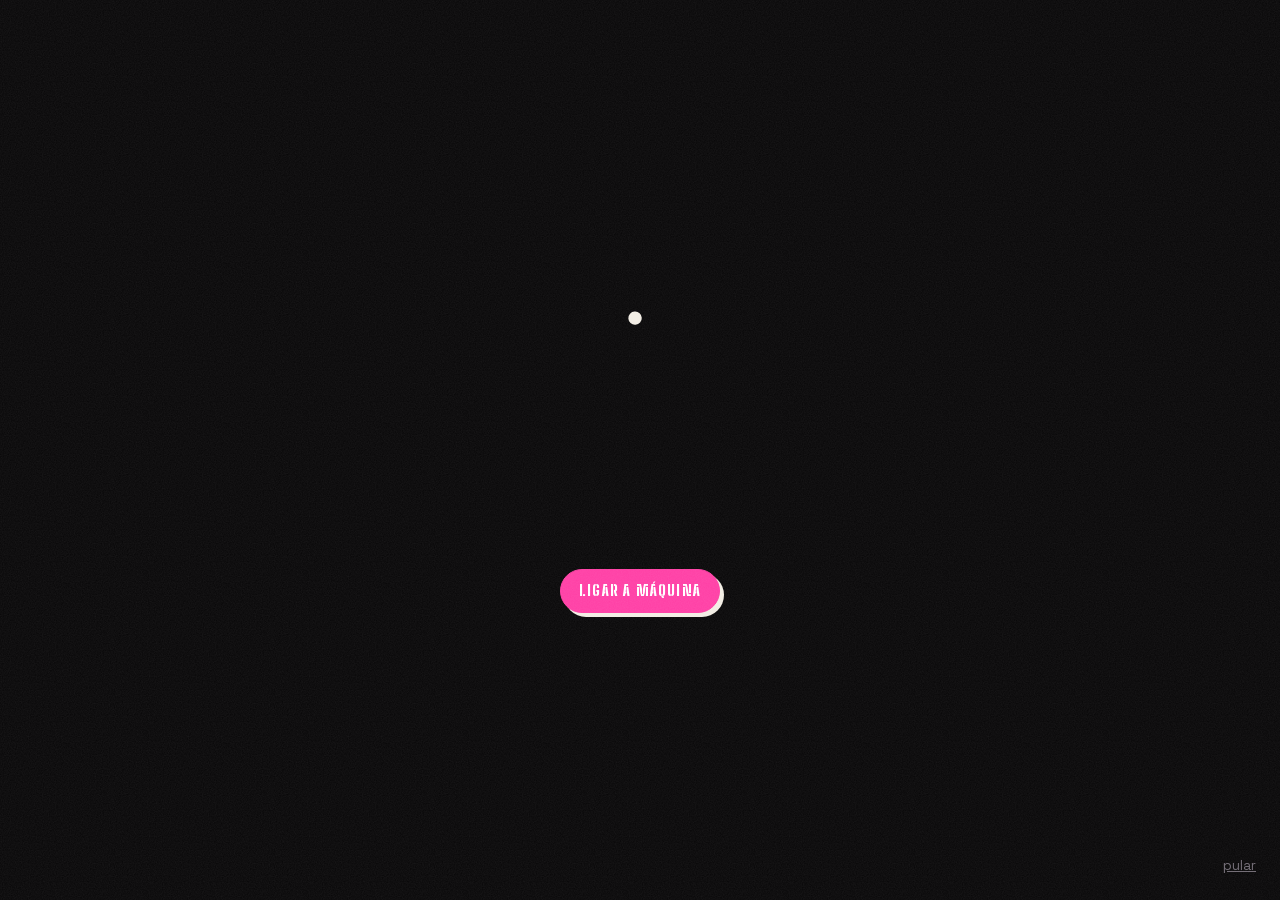
<file: painel.html>
<!doctype html>
<html lang="pt-BR">
<head>
<meta charset="utf-8">
<meta name="viewport" content="width=device-width, initial-scale=1, viewport-fit=cover">
<title>Japa Oneightwo · painel</title>
<meta name="theme-color" content="#0b0a0c">
<meta name="robots" content="noindex,nofollow">
<link rel="icon" href="data:image/svg+xml,%3Csvg xmlns='http://www.w3.org/2000/svg' viewBox='0 0 100 100'%3E%3Ctext y='.9em' font-size='90'%3E🐌%3C/text%3E%3C/svg%3E">
<link rel="stylesheet" href="css/base.css">
<link rel="stylesheet" href="css/painel.css">
</head>
<body>
<div class="abertura" id="abertura" hidden>
  <div class="ab-logo" id="abLogo"></div>
  <button class="bt tinta" id="abLigar">Ligar a máquina</button>
  <button class="ab-pular" id="abPular">pular</button>
</div>

<div class="app" id="app">
  <aside class="lado" id="lado">
    <a class="lado-marca" href="index.html" title="Ver o site"><span id="ladoLogo"></span><span class="mao">Japa<br>Oneightwo</span></a>
    <nav class="nav" id="nav" aria-label="Telas"></nav>
    <div class="lado-pe">
      <button class="bt leve peq" id="btTema" title="Tema claro/escuro"></button>
      <button class="bt leve peq" id="btSom" title="Som"></button>
      <a class="bt leve peq" href="index.html" target="_blank" title="Abrir o site"><svg class="ic" aria-hidden="true"><use href="#i-olho"/></svg><span class="so-largo">Site</span></a>
    </div>
  </aside>
  <main class="palco" id="palco">
    <header class="cab">
      <div><p class="cab-comum sten" id="cabComum"></p><h1 class="mao" id="cabTitulo"></h1></div>
      <div class="cab-dir">
        <span class="hoje-chip" id="hojeChip"></span>
        <button class="bt peq" id="btAtalho" title="Atalhos (⌘K)"><svg class="ic" aria-hidden="true"><use href="#i-busca"/></svg><span class="so-largo">Buscar</span><kbd>⌘K</kbd></button>
      </div>
    </header>
    <div class="tela" id="tela"></div>
  </main>
  <nav class="abas" id="abas" aria-label="Telas"></nav>
</div>
<div class="cortina" id="cortina" aria-hidden="true"></div>

<script src="js/nucleo.js"></script>
<script src="js/arte.js"></script>
<script src="js/exemplo.js"></script>
<script src="js/painel.js"></script>
<script src="js/p-role.js"></script>
<script src="js/p-rota.js"></script>
<script src="js/p-rascunhos.js"></script>
<script src="js/p-galera.js"></script>
<script src="js/p-flash.js"></script>
<script src="js/p-mochila.js"></script>
<script src="js/p-corre.js"></script>
<script src="js/p-cicatriza.js"></script>
<script src="js/p-bancada.js"></script>
<script>iniciarPainel();</script>
</body>
</html>
</file>
<file: css/base.css>
/* Japa Oneightwo — base comum do site e do painel.
   Identidade: fanzine punk + caderno de desenho. Fundo de tinta preta, traço de caneta, stencil,
   fita adesiva e respingos de aquarela. Cada região da rota tem a sua cor. */
@font-face { font-family: 'Marker'; src: url(../fontes/permanent-marker.woff2) format('woff2'); font-display: swap; }
@font-face { font-family: 'Stencil'; src: url(../fontes/big-shoulders-stencil.woff2) format('woff2'); font-weight: 400 900; font-display: swap; }
@font-face { font-family: 'Grotesk'; src: url(../fontes/space-grotesk.woff2) format('woff2'); font-weight: 300 700; font-display: swap; }

:root {
  --fundo: #0b0a0c; --fundo2: #121014; --cartao: #18161a; --cartao2: #1f1c22; --linha: #2c2830; --linha2: #3a353f;
  --texto: #f2ede4; --suave: #a59e96; --apagado: #6f6972;
  --papel: #efe7d6; --papel2: #e4dac4; --tinta: #121013;
  --verm: #ff4436; --mag: #ff3ea5; --ciano: #20d4ea; --acido: #d4ff3b; --ouro: #ffb02e; --musgo: #8fb35a;
  --serra: #8fb35a; --poa: #ffb02e; --litoral: #20d4ea; --folga: #6f6972; --evento: #ff3ea5;
  --ok: #8fd65a; --alerta: #ffb02e; --perigo: #ff4436;
  --f-mao: 'Marker', 'Comic Sans MS', cursive; --f-sten: 'Stencil', 'Impact', sans-serif; --f-txt: 'Grotesk', system-ui, -apple-system, sans-serif;
  --raio: 14px; --sombra: 0 18px 50px -20px rgba(0,0,0,.8);
  --grao: url("data:image/svg+xml,%3Csvg xmlns='http://www.w3.org/2000/svg' width='160' height='160'%3E%3Cfilter id='n'%3E%3CfeTurbulence type='fractalNoise' baseFrequency='.85' numOctaves='3' stitchTiles='stitch'/%3E%3CfeColorMatrix values='0 0 0 0 1 0 0 0 0 1 0 0 0 0 1 0 0 0 .07 0'/%3E%3C/filter%3E%3Crect width='100%25' height='100%25' filter='url(%23n)'/%3E%3C/svg%3E");
  color-scheme: dark;
}
:root[data-tema="claro"] {
  --fundo: #efe7d6; --fundo2: #e7decb; --cartao: #f8f3e8; --cartao2: #fffaf0; --linha: #d6cbb4; --linha2: #c4b79c;
  --texto: #18151a; --suave: #5f5850; --apagado: #8d857a; --serra: #5e8a2c; --poa: #d98500; --litoral: #0a9fb3;
  --acido: #6f9e00; --ciano: #0a9fb3; --ouro: #c97800; --musgo: #5e8a2c; --ok: #3f8f1f;
  --grao: url("data:image/svg+xml,%3Csvg xmlns='http://www.w3.org/2000/svg' width='160' height='160'%3E%3Cfilter id='n'%3E%3CfeTurbulence type='fractalNoise' baseFrequency='.85' numOctaves='3' stitchTiles='stitch'/%3E%3CfeColorMatrix values='0 0 0 0 0 0 0 0 0 0 0 0 0 0 0 0 0 0 .09 0'/%3E%3C/filter%3E%3Crect width='100%25' height='100%25' filter='url(%23n)'/%3E%3C/svg%3E");
  color-scheme: light;
}
* { box-sizing: border-box; }
[hidden] { display: none !important; }
html { -webkit-text-size-adjust: 100%; }
body { margin: 0; background: var(--fundo); color: var(--texto); font: 400 16px/1.5 var(--f-txt); -webkit-font-smoothing: antialiased; overflow-x: hidden; }
body::before { content: ''; position: fixed; inset: 0; background: var(--grao); pointer-events: none; z-index: 1000; mix-blend-mode: normal; }
img, svg { display: block; max-width: 100%; }
a { color: inherit; }
button, input, select, textarea { font: inherit; color: inherit; }
button { cursor: pointer; background: none; border: 0; padding: 0; }
::selection { background: var(--mag); color: #fff; }
:focus-visible { outline: 2px dashed var(--acido); outline-offset: 3px; }

.mao { font-family: var(--f-mao); font-weight: 400; letter-spacing: .01em; }
.sten { font-family: var(--f-sten); font-weight: 800; letter-spacing: .06em; text-transform: uppercase; }
.suave { color: var(--suave); }
.num { font-family: var(--f-sten); font-weight: 800; font-variant-numeric: tabular-nums; letter-spacing: .02em; }
.ic { width: 1.15em; height: 1.15em; flex: none; fill: none; stroke: currentColor; stroke-width: 2; stroke-linecap: round; stroke-linejoin: round; }

/* botões */
.bt { display: inline-flex; align-items: center; justify-content: center; gap: .5em; min-height: 44px; padding: .65em 1.15em; border-radius: 999px;
  font: 800 .95rem/1 var(--f-sten); letter-spacing: .08em; text-transform: uppercase; background: var(--cartao2); border: 1.5px solid var(--linha2);
  transition: transform .15s, background .2s, border-color .2s, box-shadow .2s; position: relative; text-decoration: none; white-space: nowrap; }
.bt:hover { transform: translateY(-2px) rotate(-.6deg); border-color: var(--texto); }
.bt:active { transform: translateY(1px) scale(.98); }
.bt.forte { background: var(--texto); color: var(--fundo); border-color: var(--texto); box-shadow: 4px 4px 0 var(--mag); }
.bt.forte:hover { box-shadow: 6px 6px 0 var(--ciano); }
.bt.tinta { background: var(--mag); color: #fff; border-color: var(--mag); box-shadow: 4px 4px 0 var(--texto); }
.bt.leve { background: transparent; }
.bt.peq { min-height: 34px; padding: .45em .85em; font-size: .8rem; }
.bt[disabled] { opacity: .4; pointer-events: none; }

/* fita adesiva e etiquetas */
.fita { position: absolute; width: 74px; height: 22px; background: rgba(240,230,190,.55); backdrop-filter: blur(1px); box-shadow: 0 1px 2px rgba(0,0,0,.25);
  clip-path: polygon(3% 0, 97% 4%, 100% 50%, 96% 100%, 2% 96%, 0 50%); }
.etq { display: inline-flex; align-items: center; gap: .35em; padding: .2em .6em; border-radius: 999px; font: 800 .72rem/1.4 var(--f-sten); letter-spacing: .1em; text-transform: uppercase;
  border: 1.5px solid currentColor; white-space: nowrap; }
.r-serra { --rc: var(--serra); } .r-poa { --rc: var(--poa); } .r-litoral { --rc: var(--litoral); } .r-folga { --rc: var(--folga); } .r-evento { --rc: var(--evento); }
.etq.reg { color: var(--rc); }

/* campos */
.campo { display: grid; gap: .35rem; }
.campo > span { font: 800 .75rem/1 var(--f-sten); letter-spacing: .12em; text-transform: uppercase; color: var(--suave); }
input, select, textarea { width: 100%; background: var(--fundo2); border: 1.5px solid var(--linha2); border-radius: 10px; padding: .7em .85em; outline: 0; transition: border-color .2s, box-shadow .2s; }
input:focus, select:focus, textarea:focus { border-color: var(--acido); box-shadow: 0 0 0 3px color-mix(in srgb, var(--acido) 25%, transparent); }
textarea { resize: vertical; min-height: 90px; }

/* toast */
#toasts { position: fixed; left: 50%; bottom: 24px; transform: translateX(-50%); display: grid; gap: 8px; z-index: 900; pointer-events: none; width: min(92vw, 420px); }
.toast { background: var(--texto); color: var(--fundo); padding: .8em 1.1em; border-radius: 12px; font-weight: 600; box-shadow: 5px 5px 0 var(--mag);
  animation: toastIn .35s cubic-bezier(.2,1.4,.4,1) both; pointer-events: auto; display: flex; gap: .6em; align-items: center; }
.toast.sai { animation: toastOut .3s ease-in both; }
@keyframes toastIn { from { transform: translateY(30px) rotate(-4deg) scale(.9); opacity: 0; } }
@keyframes toastOut { to { transform: translateY(20px) scale(.9); opacity: 0; } }

/* camada de efeitos (respingos) */
#fx { position: fixed; inset: 0; pointer-events: none; z-index: 950; }

/* carimbo de stencil */
.carimbo { position: fixed; inset: 0; display: grid; place-items: center; pointer-events: none; z-index: 960; }
.carimbo b { font: 900 clamp(2.4rem, 9vw, 6rem)/.9 var(--f-sten); letter-spacing: .08em; color: var(--cor, var(--verm)); border: .12em solid currentColor; padding: .12em .3em; border-radius: .08em;
  transform: rotate(-9deg); text-transform: uppercase; text-align: center; mix-blend-mode: screen; animation: carimbo 1.4s cubic-bezier(.2,1.6,.4,1) both;
  -webkit-mask: var(--grao-mask, none); }
:root[data-tema="claro"] .carimbo b { mix-blend-mode: multiply; }
.carimbo small { display: block; font-size: .32em; letter-spacing: .2em; }
@keyframes carimbo { 0% { transform: rotate(-20deg) scale(2.6); opacity: 0; } 18% { transform: rotate(-9deg) scale(.94); opacity: 1; } 26% { transform: rotate(-9deg) scale(1); } 80% { opacity: 1; } 100% { opacity: 0; transform: rotate(-9deg) scale(1.02); } }
.treme { animation: treme .32s linear; }
@keyframes treme { 20% { transform: translate(-4px, 2px); } 40% { transform: translate(3px, -3px); } 60% { transform: translate(-2px, 1px); } 80% { transform: translate(2px, 1px); } }

/* traço que se desenha (logo, caracol) */
.desenha path, .desenha circle, .desenha line, .desenha polyline { stroke-dasharray: 1; stroke-dashoffset: 1; animation: traco var(--dur, 1.2s) cubic-bezier(.6,.05,.3,1) forwards; animation-delay: var(--atraso, 0s); }
@keyframes traco { to { stroke-dashoffset: 0; } }

/* caracol andando */
.caracol-anda { animation: anda 1.6s ease-in-out infinite; transform-origin: 50% 100%; }
@keyframes anda { 0%, 100% { transform: scaleX(1); } 50% { transform: scaleX(1.06) translateY(-1px); } }
.antena { animation: antena 2.4s ease-in-out infinite; transform-origin: 0 100%; transform-box: fill-box; }
@keyframes antena { 0%, 100% { transform: rotate(0); } 50% { transform: rotate(-8deg); } }

/* modal */
.modal { position: fixed; inset: 0; z-index: 800; display: grid; place-items: center; padding: 16px; background: rgba(5,4,6,.72); backdrop-filter: blur(6px); animation: fadeIn .25s both; }
.modal > .caixa { width: min(100%, 560px); max-height: calc(100dvh - 32px); overflow: auto; background: var(--cartao); border: 1.5px solid var(--linha2); border-radius: 18px; padding: 22px;
  box-shadow: var(--sombra), 8px 8px 0 color-mix(in srgb, var(--mag) 70%, transparent); animation: modalIn .4s cubic-bezier(.2,1.3,.4,1) both; position: relative; }
.modal.larga > .caixa { width: min(100%, 860px); }
.modal h2 { font: 400 1.7rem/1.1 var(--f-mao); margin: 0 0 .6rem; padding-right: 40px; }
.modal .fechar { position: absolute; top: 12px; right: 12px; width: 40px; height: 40px; border-radius: 50%; display: grid; place-items: center; border: 1.5px solid var(--linha2); background: var(--cartao2); }
.modal .fechar:hover { transform: rotate(90deg); transition: transform .25s; }
.modal.sai { animation: fadeOut .2s both; }
@keyframes fadeIn { from { opacity: 0; } } @keyframes fadeOut { to { opacity: 0; } }
@keyframes modalIn { from { transform: translateY(40px) rotate(2deg) scale(.95); opacity: 0; } }

/* mapa do corpo */
.corpo { width: 100%; height: auto; }
.corpo .zona { fill: var(--cartao2); stroke: var(--linha2); stroke-width: 1.5; cursor: pointer; transition: fill .25s, stroke .25s, transform .25s; transform-box: fill-box; transform-origin: center; }
.corpo .zona:hover { fill: color-mix(in srgb, var(--mag) 30%, var(--cartao2)); stroke: var(--mag); }
.corpo .zona.sel { fill: var(--mag); stroke: var(--texto); animation: zonaPop .45s cubic-bezier(.2,1.6,.4,1); }
.corpo .zona.tem { fill: color-mix(in srgb, var(--ciano) 45%, var(--cartao2)); stroke: var(--ciano); }
.corpo.ler .zona { cursor: default; }
.corpo .ponto { fill: var(--acido); stroke: var(--fundo); stroke-width: 1.5; }
@keyframes zonaPop { 0% { transform: scale(.85); } 60% { transform: scale(1.08); } }

/* flash (desenho) */
.flash-svg { width: 100%; height: auto; overflow: visible; }

@media (prefers-reduced-motion: reduce) {
  *, *::before, *::after { animation-duration: .01ms !important; animation-iteration-count: 1 !important; transition-duration: .01ms !important; }
}
</file>
<file: css/site.css>
/* Japa Oneightwo — site público */
html { scroll-behavior: smooth; scroll-padding-top: 72px; }
.peq { font-size: .85rem; }

main { overflow-x: clip; }

/* topo */
.topo { position: fixed; inset: 0 0 auto; z-index: 500; display: flex; align-items: center; gap: 20px; padding: 12px clamp(16px, 4vw, 40px); transition: background .3s, backdrop-filter .3s, transform .35s; }
.topo.solido { background: color-mix(in srgb, var(--fundo) 82%, transparent); backdrop-filter: blur(10px); border-bottom: 1px solid var(--linha); }
.topo.some { transform: translateY(-100%); }
.marca { display: flex; align-items: center; gap: 10px; text-decoration: none; font-size: 1.15rem; }
.marca-a { width: 34px; height: 34px; display: block; }
.marca-a svg { width: 100%; height: 100%; }
.marca:hover .marca-a { animation: gira .8s cubic-bezier(.3,1.4,.5,1); }
@keyframes gira { to { transform: rotate(360deg); } }
.menu { display: flex; gap: 22px; margin-left: auto; }
.menu a { text-decoration: none; font: 700 .8rem/1 var(--f-sten); letter-spacing: .14em; text-transform: uppercase; color: var(--suave); position: relative; padding: 6px 0; }
.menu a::after { content: ''; position: absolute; left: 0; right: 100%; bottom: 0; height: 2px; background: var(--mag); transition: right .25s; }
.menu a:hover { color: var(--texto); } .menu a:hover::after { right: 0; }
@media (max-width: 860px) { .menu { display: none; } .topo .bt { margin-left: auto; } }

/* capa */
.capa { position: relative; min-height: 100svh; display: grid; place-items: center; overflow: hidden; padding: 90px 16px 120px; isolation: isolate; }
.aquarela { position: absolute; inset: -10%; z-index: -2; filter: blur(60px) saturate(1.3); opacity: .55; }
.aquarela i { position: absolute; border-radius: 50%; mix-blend-mode: screen; animation: deriva 22s ease-in-out infinite alternate; }
.aquarela i:nth-child(1) { width: 46vmax; height: 40vmax; left: 4%; top: 10%; background: radial-gradient(circle at 40% 40%, var(--mag), transparent 65%); }
.aquarela i:nth-child(2) { width: 42vmax; height: 46vmax; right: 0; top: 24%; background: radial-gradient(circle at 50% 50%, var(--ciano), transparent 62%); animation-delay: -7s; animation-duration: 26s; }
.aquarela i:nth-child(3) { width: 30vmax; height: 30vmax; left: 36%; bottom: -4%; background: radial-gradient(circle, var(--acido), transparent 62%); opacity: .7; animation-delay: -12s; }
:root[data-tema="claro"] .aquarela { opacity: .35; } :root[data-tema="claro"] .aquarela i { mix-blend-mode: multiply; }
@keyframes deriva { 0% { transform: translate(0, 0) scale(1) rotate(0); } 50% { transform: translate(6vw, -4vh) scale(1.15) rotate(25deg); } 100% { transform: translate(-5vw, 5vh) scale(.92) rotate(-15deg); } }
.rabisco { position: absolute; inset: 0; width: 100%; height: 100%; z-index: -1; cursor: crosshair; touch-action: pan-y; }
.capa-miolo { text-align: center; display: grid; justify-items: center; gap: 14px; pointer-events: none; }
.capa-miolo > * { pointer-events: auto; }
.capa-logo { width: clamp(130px, 22vw, 210px); color: var(--texto); filter: drop-shadow(6px 6px 0 color-mix(in srgb, var(--mag) 80%, transparent)); }
.capa-nome { margin: 0; line-height: .82; display: grid; }
.capa-nome span { display: block; font-size: clamp(3.4rem, 13vw, 9.5rem); clip-path: inset(0 100% 0 0); animation: spray 1s cubic-bezier(.7,0,.2,1) forwards; }
.capa-nome .l1 { animation-delay: 1.9s; } .capa-nome .l2 { animation-delay: 2.2s; font-size: clamp(2.2rem, 8.4vw, 6.2rem); color: transparent; -webkit-text-stroke: 2px var(--texto); transform: rotate(-3deg); }
@keyframes spray { to { clip-path: inset(0 -5% 0 0); } }
.capa-sub { margin: 4px 0 0; font-size: clamp(1.05rem, 2.4vw, 1.35rem); opacity: 0; animation: sobe .6s 2.8s both; }
.capa-sub b { font-family: var(--f-mao); font-weight: 400; color: var(--acido); }
.onde-estou { display: inline-flex; align-items: center; gap: 10px; padding: 8px 16px 8px 10px; border-radius: 999px; background: color-mix(in srgb, var(--cartao) 80%, transparent); border: 1.5px solid var(--linha2);
  text-decoration: none; font-weight: 600; font-size: .92rem; opacity: 0; animation: sobe .6s 3s both; backdrop-filter: blur(6px); }
.onde-estou .ponto { width: 10px; height: 10px; border-radius: 50%; background: var(--rc); box-shadow: 0 0 0 0 var(--rc); animation: pulso 1.8s infinite; }
@keyframes pulso { 70% { box-shadow: 0 0 0 10px transparent; } }
.capa-bts { display: flex; gap: 12px; flex-wrap: wrap; justify-content: center; margin-top: 8px; opacity: 0; animation: sobe .6s 3.2s both; }
@keyframes sobe { from { opacity: 0; transform: translateY(16px); } to { opacity: 1; transform: none; } }
.dica-rabisco { position: absolute; left: clamp(16px, 5vw, 60px); bottom: 70px; color: var(--suave); transform: rotate(-6deg); opacity: 0; animation: sobe .6s 4s forwards; pointer-events: none; }
.dica-rabisco.foi { transition: opacity .6s; opacity: 0 !important; animation: none; }
.trilha { position: absolute; left: 0; right: 0; bottom: 22px; height: 40px; pointer-events: none; }
.trilha .anda { position: absolute; bottom: 0; width: 64px; animation: atravessa 48s linear infinite; }
.trilha .anda::before { content: ''; position: absolute; right: 90%; bottom: 3px; width: 60vw; height: 3px; border-radius: 3px; background: linear-gradient(90deg, transparent, color-mix(in srgb, var(--acido) 35%, transparent)); }
@keyframes atravessa { from { left: -80px; } to { left: 100%; } }

/* faixa rolando */
.faixa { background: var(--acido); color: #111; overflow: hidden; transform: rotate(-1.6deg); margin: -26px -10px 0; position: relative; z-index: 2; border-block: 3px solid #111; }
.faixa-rola { display: flex; width: max-content; animation: rola 30s linear infinite; padding: 10px 0; }
.faixa-rola span { font: 900 1.25rem/1 var(--f-sten); letter-spacing: .12em; text-transform: uppercase; padding: 0 22px; white-space: nowrap; display: flex; gap: 22px; align-items: center; }
@keyframes rola { to { transform: translateX(-50%); } }

/* seções */
.sec { padding: clamp(70px, 10vw, 130px) clamp(16px, 5vw, 60px); position: relative; max-width: 1240px; margin: 0 auto; }
.sec-cab { max-width: 640px; margin-bottom: 40px; }
.sec-cab h2 { font-size: clamp(2.4rem, 6vw, 4.2rem); line-height: .95; margin: .1em 0 .3em; }
.kicker { color: var(--mag); font-size: .85rem; margin: 0; }
.revela { opacity: 0; transform: translateY(40px) rotate(1deg); transition: opacity .8s, transform .8s cubic-bezier(.2,1,.3,1); }
.revela.vis { opacity: 1; transform: none; }

/* rota */
.rota-grade { display: grid; grid-template-columns: 1.25fr 1fr; gap: 28px; align-items: start; }
@media (max-width: 900px) { .rota-grade { grid-template-columns: 1fr; } }
.mapa { position: relative; background: var(--cartao); border: 1.5px solid var(--linha); border-radius: 22px; overflow: hidden; aspect-ratio: 1.15; }
.mapa svg { width: 100%; height: 100%; }
.mapa .estrada { fill: none; stroke: var(--linha2); stroke-width: 3; stroke-dasharray: 2 10; stroke-linecap: round; }
.mapa .estrada-viva { fill: none; stroke: var(--acido); stroke-width: 3; stroke-linecap: round; stroke-dasharray: 2 10; animation: estrada 1s linear infinite; }
@keyframes estrada { to { stroke-dashoffset: -12; } }
.mapa .no { cursor: pointer; }
.mapa .no circle.halo { fill: var(--rc); opacity: .14; transition: r .3s, opacity .3s; }
.mapa .no:hover circle.halo, .mapa .no.ativo circle.halo { opacity: .3; }
.mapa .no circle.centro { fill: var(--rc); stroke: var(--fundo); stroke-width: 3; }
.mapa .no text { fill: var(--texto); font-family: var(--f-mao); font-size: 21px; }
.mapa .no text.sub { font-family: var(--f-sten); font-weight: 700; font-size: 12px; letter-spacing: 2px; fill: var(--suave); }
.mapa .desenho { fill: none; stroke: var(--rc); stroke-width: 2.4; stroke-linecap: round; stroke-linejoin: round; opacity: .8; }
.mapa .agua { fill: none; stroke: var(--litoral); stroke-width: 2; opacity: .35; }
.mapa .agua-anda { animation: ondula 4s ease-in-out infinite; }
@keyframes ondula { 50% { transform: translateX(-8px); } }
.mapa .bicho { transition: transform 1.6s cubic-bezier(.5,0,.3,1); }
.mapa .legenda { position: absolute; left: 16px; bottom: 14px; font-size: .8rem; color: var(--suave); }
.regioes { display: grid; gap: 14px; }
.regiao { text-align: left; background: var(--cartao); border: 1.5px solid var(--linha); border-left: 6px solid var(--rc); border-radius: 16px; padding: 16px 18px; display: grid; gap: 6px;
  transition: transform .25s, border-color .25s, box-shadow .25s; }
.regiao:hover, .regiao.ativo { transform: translateX(6px); border-color: var(--rc); box-shadow: -10px 10px 0 -4px color-mix(in srgb, var(--rc) 40%, transparent); }
.regiao h3 { margin: 0; font: 400 1.5rem/1.1 var(--f-mao); display: flex; align-items: center; gap: 10px; }
.regiao .agora { font: 800 .7rem/1 var(--f-sten); letter-spacing: .12em; text-transform: uppercase; background: var(--rc); color: #111; padding: 4px 8px; border-radius: 999px; animation: pisca 2s infinite; }
@keyframes pisca { 50% { opacity: .6; } }
.regiao p { margin: 0; font-size: .92rem; }
.regiao .linha { display: flex; gap: 14px; flex-wrap: wrap; font-size: .85rem; color: var(--suave); }
.regiao .linha b { color: var(--texto); font-weight: 600; }
.calendario-rota { margin-top: 30px; max-width: 860px; }
.cal-semanas { display: grid; grid-template-columns: repeat(7, 1fr); gap: 6px; }
.cal-semanas .dsem { font: 800 .7rem/1 var(--f-sten); letter-spacing: .12em; text-transform: uppercase; color: var(--apagado); text-align: center; padding-bottom: 4px; }
.cal-dia { position: relative; aspect-ratio: 1.5; border-radius: 10px; background: color-mix(in srgb, var(--rc) 18%, var(--cartao)); border: 1.5px solid color-mix(in srgb, var(--rc) 40%, transparent);
  display: grid; place-items: center; font: 800 .95rem/1 var(--f-sten); color: var(--texto); transition: transform .2s; animation: celula .5s backwards; animation-delay: calc(var(--i) * 18ms); }
.cal-dia small { position: absolute; top: 4px; left: 6px; font-size: .58rem; letter-spacing: .1em; color: var(--rc); }
.cal-dia.hoje { outline: 2px solid var(--texto); outline-offset: 2px; }
.cal-dia.hoje::after { content: '🐌'; position: absolute; right: 2px; bottom: 0; font-size: .9rem; }
.cal-dia:hover { transform: scale(1.08) rotate(-2deg); z-index: 1; }
.cal-dia.apaga { opacity: .25; }
@keyframes celula { from { opacity: 0; transform: scale(.6); } }
.legenda-cores { display: flex; gap: 14px; flex-wrap: wrap; margin-top: 14px; font-size: .85rem; color: var(--suave); }
.legenda-cores span { display: flex; align-items: center; gap: 6px; } .legenda-cores i { width: 12px; height: 12px; border-radius: 4px; background: var(--rc); }

/* cartela de flashes (papel) */
.papel { max-width: none; background: var(--papel); color: var(--tinta); }
.papel::before { content: ''; position: absolute; inset: 0; background-image: linear-gradient(rgba(0,0,0,.05) 1px, transparent 1px), linear-gradient(90deg, rgba(0,0,0,.05) 1px, transparent 1px); background-size: 28px 28px; pointer-events: none; }
.papel > * { max-width: 1240px; margin-left: auto; margin-right: auto; position: relative; }
.papel .kicker { color: #c0185f; }
.cartela { display: grid; grid-template-columns: repeat(auto-fill, minmax(200px, 1fr)); gap: 28px 22px; }
.flash { position: relative; background: #fffdf6; border-radius: 6px; padding: 26px 18px 16px; text-align: center; color: var(--tinta); box-shadow: 0 2px 0 rgba(0,0,0,.08), 0 10px 24px -14px rgba(0,0,0,.5);
  transform: rotate(var(--rot, 0deg)); transition: transform .35s cubic-bezier(.2,1.3,.4,1), box-shadow .35s; cursor: pointer; display: grid; gap: 6px; }
.flash .fita { top: -10px; left: 50%; margin-left: -37px; transform: rotate(calc(var(--rot, 0deg) * -2)); }
.flash::after { content: ''; position: absolute; right: 0; bottom: 0; width: 0; height: 0; background: linear-gradient(135deg, #e9e2cf 50%, transparent 50%); box-shadow: -2px -2px 4px rgba(0,0,0,.12); transition: width .3s, height .3s; border-top-left-radius: 4px; }
.flash:hover { transform: rotate(0) translateY(-8px) scale(1.03); box-shadow: 0 24px 40px -18px rgba(0,0,0,.55); z-index: 2; }
.flash:hover::after { width: 34px; height: 34px; }
.flash .flash-svg { width: 74%; margin: 0 auto; transition: transform .4s cubic-bezier(.2,1.6,.4,1); }
.flash:hover .flash-svg { transform: scale(1.08) rotate(-4deg); }
.flash h3 { margin: 0; font: 400 1.25rem/1.1 var(--f-mao); }
.flash .info { display: flex; justify-content: center; gap: 10px; align-items: baseline; font-size: .85rem; color: #5c554c; }
.flash .preco { font: 900 1.4rem/1 var(--f-sten); color: var(--tinta); }
.flash .unico { position: absolute; top: 10px; right: 10px; font: 800 .62rem/1 var(--f-sten); letter-spacing: .12em; padding: 4px 6px; border: 1.5px solid #c0185f; color: #c0185f; border-radius: 4px; transform: rotate(6deg); }
.flash .olhando { font-size: .78rem; color: #8a5a00; font-weight: 600; }
.flash.fora { cursor: default; filter: grayscale(.8); opacity: .7; }
.flash.fora:hover { transform: rotate(var(--rot, 0deg)); box-shadow: none; }
.flash .selo { position: absolute; inset: 0; display: grid; place-items: center; pointer-events: none; }
.flash .selo b { font: 900 1.7rem/1 var(--f-sten); letter-spacing: .1em; color: #d9352a; border: 4px solid currentColor; padding: 4px 10px; transform: rotate(-18deg); border-radius: 6px; background: rgba(255,253,246,.6); }
.flash .selo.res b { color: #a86a00; }
.flash.descola { animation: descola .7s cubic-bezier(.5,0,.3,1) forwards; z-index: 50; }
@keyframes descola { 0% { transform: rotate(var(--rot)); } 30% { transform: perspective(600px) rotateX(-25deg) rotateY(20deg) translateY(-30px) scale(1.06); } 100% { transform: perspective(600px) rotateX(-10deg) rotateY(60deg) translate(40vw, -40vh) scale(.4); opacity: 0; } }

/* estilos */
.estilos { display: grid; grid-template-columns: repeat(auto-fill, minmax(250px, 1fr)); gap: 16px; }
.estilo { position: relative; overflow: hidden; background: var(--cartao); border: 1.5px solid var(--linha); border-radius: 18px; padding: 20px; min-height: 230px; display: grid; align-content: end; gap: 6px; isolation: isolate; }
.estilo .motivo { position: absolute; right: -14px; top: -10px; width: 58%; opacity: .9; transition: transform .6s cubic-bezier(.2,1.4,.4,1); z-index: -1; }
.estilo:hover .motivo { transform: rotate(-10deg) scale(1.1); }
.estilo.pb .motivo { filter: grayscale(1) contrast(1.2); }
.estilo h3 { margin: 0; font: 900 1.7rem/1 var(--f-sten); letter-spacing: .04em; text-transform: uppercase; }
.estilo p { margin: 0; color: var(--suave); font-size: .92rem; }
.estilo .premio { position: absolute; left: 16px; top: 16px; font: 800 .7rem/1 var(--f-sten); letter-spacing: .12em; text-transform: uppercase; background: var(--ouro); color: #111; padding: 6px 9px; border-radius: 999px; }
.estilo::before { content: ''; position: absolute; inset: 0 0 auto; height: 0; background: linear-gradient(180deg, var(--ec, var(--mag)), transparent); opacity: .5; transition: height .5s; z-index: -2; }
.estilo:hover::before { height: 100%; }
.estilo .letra { position: absolute; right: 18px; top: 22px; font: 400 2.4rem/1 var(--f-mao); transform: rotate(-8deg); z-index: -1; color: var(--texto); opacity: .9; }
.nota-fotos { margin-top: 18px; font-size: .85rem; font-style: italic; }

/* como funciona */
.passos { list-style: none; margin: 0; padding: 0; display: grid; grid-template-columns: repeat(4, 1fr); gap: 18px; counter-reset: p; position: relative; }
@media (max-width: 900px) { .passos { grid-template-columns: 1fr 1fr; } } @media (max-width: 560px) { .passos { grid-template-columns: 1fr; } }
.passos li { background: var(--cartao); border: 1.5px solid var(--linha); border-radius: 18px; padding: 22px; position: relative; transform: rotate(var(--r, 0deg)); }
.passos li:nth-child(odd) { --r: -1deg; } .passos li:nth-child(even) { --r: 1.2deg; margin-top: 26px; }
.passos .n { font-size: 3rem; color: transparent; -webkit-text-stroke: 1.5px var(--mag); line-height: 1; }
.passos h3 { margin: .3em 0 .2em; font-size: 1.5rem; font-weight: 400; line-height: 1.1; }
.passos p { margin: 0; color: var(--suave); font-size: .95rem; }
.trilho-como { position: relative; height: 60px; margin-top: 30px; border-bottom: 3px dashed var(--linha2); }
.caracol-como { position: absolute; bottom: -4px; left: 0; width: 70px; transition: left .2s linear; }
.bio { margin-top: 40px; background: repeating-linear-gradient(-45deg, var(--cartao), var(--cartao) 14px, var(--cartao2) 14px, var(--cartao2) 28px); border: 1.5px dashed var(--linha2); border-radius: 18px; padding: 22px 26px; }
.bio h3 { margin: 0 0 10px; color: var(--acido); font-size: 1.1rem; }
.bio ul { margin: 0; padding: 0; list-style: none; display: grid; grid-template-columns: repeat(auto-fill, minmax(240px, 1fr)); gap: 8px 22px; }
.bio li::before { content: '✚ '; color: var(--acido); }

/* oficina */
.oficina { display: grid; grid-template-columns: 1fr 1fr; gap: 40px; align-items: center; }
@media (max-width: 860px) { .oficina { grid-template-columns: 1fr; } }
.oficina-txt h2 { font-size: clamp(2.3rem, 5.4vw, 3.8rem); line-height: .95; margin: .1em 0 .3em; }
.chips { display: flex; flex-wrap: wrap; gap: 8px; margin: 18px 0 22px; }
.chips span { padding: 6px 12px; border-radius: 999px; border: 1.5px solid var(--linha2); font-size: .9rem; transition: transform .2s, background .2s; }
.chips span:hover { transform: rotate(-3deg) scale(1.05); background: var(--cartao2); }
.oficina-arte { position: relative; aspect-ratio: 1; }
.oficina-arte svg.jaqueta { width: 100%; height: 100%; }
.jaqueta .tecido { fill: #26323f; stroke: var(--texto); stroke-width: 3; stroke-linejoin: round; }
.jaqueta .costura { fill: none; stroke: var(--ouro); stroke-width: 1.6; stroke-dasharray: 4 4; opacity: .7; }
.jaqueta .pintura { transform-box: fill-box; transform-origin: center; }
.jaqueta .pincel { animation: pinta 6s ease-in-out infinite; }
@keyframes pinta { 0%, 100% { transform: translate(0, 0) rotate(-20deg); } 25% { transform: translate(40px, -30px) rotate(-10deg); } 50% { transform: translate(70px, 20px) rotate(-28deg); } 75% { transform: translate(20px, 40px) rotate(-15deg); } }

/* minha tattoo */
.consulta { display: flex; gap: 10px; max-width: 440px; }
.minha { margin-top: 24px; background: var(--cartao); border: 1.5px solid var(--linha); border-radius: 20px; padding: 22px; display: grid; gap: 16px; animation: sobe .5s both; }
.minha h3 { margin: 0; font: 400 1.6rem/1.1 var(--f-mao); }
.pele { position: relative; height: 26px; border-radius: 999px; background: #3b2b26; overflow: hidden; border: 1.5px solid var(--linha2); }
.pele i { position: absolute; inset: 0 auto 0 0; width: 0; background: linear-gradient(90deg, #d9352a, #f2a65a 45%, #f3d2b3); transition: width 1.6s cubic-bezier(.2,1,.3,1); border-radius: 999px; }
.pele span { position: absolute; right: 12px; top: 50%; transform: translateY(-50%); font: 800 .78rem/1 var(--f-sten); letter-spacing: .1em; color: #fff; mix-blend-mode: difference; }
.linha-tempo { display: grid; grid-template-columns: repeat(6, 1fr); gap: 6px; }
.linha-tempo div { padding: 10px; border-radius: 12px; background: var(--fundo2); border: 1.5px solid var(--linha); font-size: .8rem; color: var(--apagado); }
.linha-tempo div.feito { color: var(--suave); } .linha-tempo div.agora { border-color: var(--acido); color: var(--texto); background: color-mix(in srgb, var(--acido) 10%, var(--fundo2)); }
.linha-tempo b { display: block; font: 800 .9rem/1.2 var(--f-sten); letter-spacing: .06em; }
@media (max-width: 700px) { .linha-tempo { grid-template-columns: repeat(3, 1fr); } }
.cuidados { margin-top: 30px; display: grid; grid-template-columns: repeat(auto-fill, minmax(220px, 1fr)); gap: 12px; }
.cuidado { background: var(--cartao); border: 1.5px solid var(--linha); border-radius: 16px; padding: 16px; }
.cuidado b { font: 400 1.15rem/1.2 var(--f-mao); display: block; margin-bottom: 4px; }
.cuidado p { margin: 0; color: var(--suave); font-size: .9rem; }

/* eventos */
.eventos { display: grid; gap: 12px; }
.evento { display: grid; grid-template-columns: auto 1fr auto; gap: 18px; align-items: center; background: var(--cartao); border: 1.5px solid var(--linha); border-radius: 16px; padding: 16px 20px; }
.evento .data { text-align: center; font-family: var(--f-sten); font-weight: 900; line-height: .9; } .evento .data b { font-size: 2rem; display: block; color: var(--evento); } .evento .data span { font-size: .8rem; letter-spacing: .12em; text-transform: uppercase; }
.evento h3 { margin: 0; font: 400 1.3rem/1.1 var(--f-mao); } .evento p { margin: 2px 0 0; color: var(--suave); font-size: .9rem; }
@media (max-width: 560px) { .evento { grid-template-columns: auto 1fr; } .evento .etq { grid-column: 2; justify-self: start; } }

/* rodapé */
.rodape { text-align: center; padding: 90px 16px 60px; display: grid; justify-items: center; gap: 14px; border-top: 1.5px dashed var(--linha2); }
.rodape h2 { font-size: clamp(2.6rem, 8vw, 5rem); margin: 0; line-height: 1; }
.rodape-a { width: 90px; color: var(--mag); }
.rodape .capa-bts { opacity: 1; animation: none; }

/* prancheta (o pedido) */
.prancheta { position: fixed; inset: 0; z-index: 700; background: var(--fundo); display: grid; grid-template-rows: auto 1fr auto; animation: prEntra .5s cubic-bezier(.2,1,.3,1) both; }
.prancheta::before { content: ''; position: absolute; inset: 0; background: radial-gradient(60vmax 40vmax at 100% 0, color-mix(in srgb, var(--mag) 14%, transparent), transparent), radial-gradient(50vmax 40vmax at 0 100%, color-mix(in srgb, var(--ciano) 12%, transparent), transparent); pointer-events: none; }
@keyframes prEntra { from { clip-path: circle(0 at var(--cx, 50%) var(--cy, 50%)); } to { clip-path: circle(260vmax at var(--cx, 50%) var(--cy, 50%)); } }
.prancheta.sai { animation: prSai .35s ease-in both; } @keyframes prSai { to { opacity: 0; transform: translateY(30px); } }
.pr-topo { display: flex; align-items: center; gap: 16px; padding: 14px clamp(16px, 4vw, 40px); position: relative; }
.pr-topo .fechar { width: 44px; height: 44px; border-radius: 50%; display: grid; place-items: center; border: 1.5px solid var(--linha2); flex: none; }
.pr-trilha { flex: 1; position: relative; height: 34px; }
.pr-trilha svg { width: 100%; height: 100%; overflow: visible; }
.pr-trilha path { fill: none; stroke: var(--linha2); stroke-width: 3; stroke-dasharray: 3 9; stroke-linecap: round; }
.pr-caracol { position: absolute; top: -18px; width: 46px; left: 0; transition: left .8s cubic-bezier(.5,0,.3,1); }
.pr-corpo { overflow: auto; padding: 10px clamp(16px, 5vw, 60px) 30px; position: relative; }
.pr-corpo > * { max-width: 980px; margin-left: auto; margin-right: auto; }
.pr-corpo h2 { font: 400 clamp(2rem, 5vw, 3.2rem)/1 var(--f-mao); margin-top: 10px; margin-bottom: 4px; }
.pr-corpo #prSub { margin-top: 0; margin-bottom: 24px; }
#prPasso { animation: passoIn .45s cubic-bezier(.2,1,.3,1) both; }
#prPasso.volta { animation-name: passoVolta; }
@keyframes passoIn { from { opacity: 0; transform: translateX(50px); } } @keyframes passoVolta { from { opacity: 0; transform: translateX(-50px); } }
.pr-pe { display: flex; align-items: center; gap: 16px; padding: 14px clamp(16px, 4vw, 40px) calc(14px + env(safe-area-inset-bottom)); border-top: 1.5px solid var(--linha); background: var(--fundo2); position: relative; }
.pr-est { flex: 1; min-width: 0; }
.pr-est small { display: block; font: 800 .7rem/1 var(--f-sten); letter-spacing: .14em; text-transform: uppercase; color: var(--suave); }
.pr-est b { font: 900 clamp(1.2rem, 3.6vw, 1.7rem)/1.2 var(--f-sten); letter-spacing: .02em; color: var(--acido); }
.pr-est span { font-size: .85rem; color: var(--suave); }
.opcoes { display: grid; grid-template-columns: repeat(auto-fill, minmax(210px, 1fr)); gap: 14px; }
.opcao { text-align: left; background: var(--cartao); border: 2px solid var(--linha); border-radius: 18px; padding: 20px; display: grid; gap: 8px; transition: transform .25s, border-color .25s, background .25s; position: relative; }
.opcao:hover { transform: translateY(-4px) rotate(-.8deg); border-color: var(--linha2); }
.opcao.sel { border-color: var(--mag); background: color-mix(in srgb, var(--mag) 10%, var(--cartao)); transform: rotate(-1deg); }
.opcao.sel::after { content: '✓'; position: absolute; top: 12px; right: 14px; width: 28px; height: 28px; border-radius: 50%; background: var(--mag); color: #fff; display: grid; place-items: center; font-weight: 800; animation: zonaPop .4s; }
.opcao .ic { width: 30px; height: 30px; color: var(--mag); }
.opcao b { font: 400 1.35rem/1.1 var(--f-mao); } .opcao span { color: var(--suave); font-size: .9rem; }
.opcao.reg { border-left: 6px solid var(--rc); } .opcao.reg.sel { border-color: var(--rc); background: color-mix(in srgb, var(--rc) 12%, var(--cartao)); } .opcao.reg.sel::after { background: var(--rc); color: #111; }
.corpos { display: grid; grid-template-columns: 1fr 1fr 1.1fr; gap: 20px; align-items: start; }
.corpos .vista { max-width: 230px; justify-self: center; width: 100%; color: var(--suave); }
.corpos .escolhido { background: var(--cartao); border: 1.5px solid var(--linha); border-radius: 18px; padding: 18px; display: grid; gap: 10px; align-self: center; }
.corpos .escolhido b { font: 400 1.6rem/1.1 var(--f-mao); color: var(--mag); }
.corpos .escolhido .flash-svg { width: 120px; }
@media (max-width: 760px) { .corpos { grid-template-columns: 1fr 1fr; } .corpos .escolhido { grid-column: 1 / -1; } }
.tamanho { display: grid; gap: 14px; }
.regua { position: relative; height: 46px; border-radius: 8px; background: repeating-linear-gradient(90deg, var(--linha2) 0 1.5px, transparent 1.5px calc(100% / 47)), var(--cartao); border: 1.5px solid var(--linha2); }
.regua i { position: absolute; left: 0; top: 0; bottom: 0; background: linear-gradient(90deg, var(--mag), var(--ciano)); opacity: .5; border-radius: 6px; transition: width .2s; }
input[type=range] { -webkit-appearance: none; appearance: none; padding: 0; border: 0; background: transparent; height: 34px; box-shadow: none; }
input[type=range]::-webkit-slider-runnable-track { height: 6px; background: var(--linha2); border-radius: 6px; }
input[type=range]::-webkit-slider-thumb { -webkit-appearance: none; width: 30px; height: 30px; margin-top: -12px; border-radius: 50%; background: var(--texto); border: 4px solid var(--mag); cursor: grab; }
.tam-txt { display: flex; align-items: baseline; gap: 14px; flex-wrap: wrap; } .tam-txt b { font: 900 3rem/1 var(--f-sten); } .tam-txt span { color: var(--suave); font-family: var(--f-mao); font-size: 1.2rem; }
.chips-sel { display: flex; flex-wrap: wrap; gap: 8px; }
.chips-sel button { padding: 9px 14px; border-radius: 999px; border: 1.5px solid var(--linha2); background: var(--cartao); font-weight: 600; transition: all .2s; }
.chips-sel button.sel { background: var(--texto); color: var(--fundo); border-color: var(--texto); transform: rotate(-2deg); }
.grupo { display: grid; gap: 10px; margin-bottom: 26px; }
.grupo > h4 { margin: 0; font: 800 .8rem/1 var(--f-sten); letter-spacing: .14em; text-transform: uppercase; color: var(--suave); }
.refs { display: flex; gap: 12px; flex-wrap: wrap; }
.refs .ref, .refs label { width: 110px; height: 110px; border-radius: 14px; overflow: hidden; position: relative; }
.refs .ref img { width: 100%; height: 100%; object-fit: cover; }
.refs .ref button { position: absolute; top: 6px; right: 6px; width: 26px; height: 26px; border-radius: 50%; background: #000a; color: #fff; display: grid; place-items: center; }
.refs label { border: 2px dashed var(--linha2); display: grid; place-items: center; text-align: center; cursor: pointer; color: var(--suave); font-size: .8rem; padding: 8px; }
.refs label:hover { border-color: var(--mag); color: var(--texto); }
.dias-esc { display: grid; grid-template-columns: repeat(auto-fill, minmax(86px, 1fr)); gap: 8px; }
.dias-esc button { border: 1.5px solid var(--linha2); border-radius: 12px; padding: 10px 6px; background: var(--cartao); display: grid; gap: 2px; text-align: center; transition: all .2s; }
.dias-esc button small { font: 800 .68rem/1 var(--f-sten); letter-spacing: .12em; text-transform: uppercase; color: var(--suave); }
.dias-esc button b { font: 900 1.5rem/1 var(--f-sten); } .dias-esc button span { font-size: .72rem; color: var(--suave); }
.dias-esc button.sel { background: var(--rc); border-color: var(--rc); color: #111; transform: rotate(-3deg) scale(1.04); } .dias-esc button.sel small, .dias-esc button.sel span { color: #111; }
.form2 { display: grid; grid-template-columns: 1fr 1fr; gap: 14px; } @media (max-width: 640px) { .form2 { grid-template-columns: 1fr; } }
.resumo { background: var(--cartao); border: 1.5px dashed var(--linha2); border-radius: 18px; padding: 18px; display: grid; gap: 6px; font-size: .95rem; margin-top: 18px; }
.resumo div { display: flex; gap: 10px; } .resumo div span { color: var(--suave); min-width: 110px; }
.check { display: flex; gap: 10px; align-items: flex-start; font-size: .92rem; } .check input { width: 20px; height: 20px; margin-top: 2px; accent-color: var(--mag); flex: none; }
.enviado { text-align: center; display: grid; justify-items: center; gap: 14px; padding-top: 20px; }
.enviado .caracol { width: 160px; } .enviado h2 { font-size: clamp(2.4rem, 7vw, 4rem); }
.aviso-demo { font-size: .85rem; color: var(--suave); border: 1.5px dashed var(--linha2); border-radius: 12px; padding: 10px 14px; }
.whats-previa { background: #0b141a; color: #e9edef; border-radius: 14px; padding: 14px; text-align: left; font-size: .95rem; white-space: pre-wrap; max-width: 460px; position: relative; }
.whats-previa::before { content: 'Prévia do WhatsApp'; display: block; font: 800 .7rem/1 var(--f-sten); letter-spacing: .14em; text-transform: uppercase; color: #25d366; margin-bottom: 8px; }
.consulta-ex { margin-top: 8px; font-size: .85rem; color: var(--suave); text-decoration: underline; }
@media (max-width: 560px) { .cartela { grid-template-columns: repeat(2, minmax(0, 1fr)); gap: 22px 12px; } .flash { padding: 22px 10px 12px; } .flash h3 { font-size: 1.05rem; } .flash .preco { font-size: 1.15rem; } .estilos { grid-template-columns: repeat(2, minmax(0, 1fr)); } .estilo { min-height: 190px; padding: 14px; } .estilo h3 { font-size: 1.25rem; } .estilo p { font-size: .8rem; } }
</file>
<file: css/painel.css>
/* Japa Oneightwo — painel (o "estúdio de bolso" do Japa) */
body { min-height: 100dvh; }
.app { display: grid; grid-template-columns: 236px minmax(0, 1fr); min-height: 100dvh; }
.lado { position: sticky; top: 0; height: 100dvh; display: flex; flex-direction: column; gap: 18px; padding: 20px 14px; border-right: 1.5px solid var(--linha); background: var(--fundo2); overflow: auto; }
.lado-marca { display: flex; align-items: center; gap: 10px; text-decoration: none; padding: 0 6px; line-height: 1; font-size: 1.15rem; }
.lado-marca svg { width: 46px; height: 46px; color: var(--texto); filter: drop-shadow(3px 3px 0 var(--mag)); transition: transform .5s cubic-bezier(.3,1.5,.5,1); }
.lado-marca:hover svg { transform: rotate(-18deg) scale(1.08); }
.nav { display: grid; gap: 4px; }
.nav button { display: grid; grid-template-columns: 30px 1fr auto; align-items: center; gap: 8px; text-align: left; padding: 9px 10px; border-radius: 12px; position: relative; transition: background .2s, transform .2s; }
.nav button:hover { background: var(--cartao); transform: translateX(3px); }
.nav button .ic { width: 22px; height: 22px; justify-self: center; color: var(--suave); transition: color .2s, transform .3s; }
.nav button b { display: block; font: 400 1.08rem/1.1 var(--f-mao); }
.nav button small { display: block; font: 700 .64rem/1.2 var(--f-sten); letter-spacing: .14em; text-transform: uppercase; color: var(--apagado); }
.nav button.ativo { background: var(--cartao2); box-shadow: inset 3px 0 0 var(--mag); }
.nav button.ativo .ic { color: var(--mag); transform: rotate(-8deg) scale(1.12); }
.badge { min-width: 22px; height: 22px; padding: 0 6px; border-radius: 999px; background: var(--mag); color: #fff; font: 800 .75rem/22px var(--f-sten); text-align: center; animation: zonaPop .5s; }
.badge.ok { background: var(--acido); color: #111; }
.lado-pe { margin-top: auto; display: flex; gap: 6px; flex-wrap: wrap; }
.palco { min-width: 0; padding: 18px clamp(16px, 3vw, 36px) 60px; }
.cab { display: flex; align-items: flex-end; justify-content: space-between; gap: 16px; margin-bottom: 22px; flex-wrap: wrap; }
.cab h1 { margin: 0; font-size: clamp(2.1rem, 4vw, 3rem); line-height: 1; }
.cab-comum { margin: 0 0 4px; color: var(--mag); font-size: .78rem; }
.cab-dir { display: flex; gap: 10px; align-items: center; }
.cab kbd { font: 700 .7rem/1 var(--f-txt); padding: 3px 5px; border-radius: 5px; border: 1px solid var(--linha2); color: var(--suave); }
.hoje-chip { display: inline-flex; align-items: center; gap: 8px; padding: 8px 14px; border-radius: 999px; background: color-mix(in srgb, var(--rc) 16%, var(--cartao)); border: 1.5px solid color-mix(in srgb, var(--rc) 60%, transparent); font-weight: 600; font-size: .9rem; }
.hoje-chip i { width: 9px; height: 9px; border-radius: 50%; background: var(--rc); animation: pulsoP 1.8s infinite; }
@keyframes pulsoP { 0% { box-shadow: 0 0 0 0 color-mix(in srgb, var(--rc) 70%, transparent); } 70% { box-shadow: 0 0 0 9px transparent; } }
.tela { animation: telaIn .45s cubic-bezier(.2,1,.3,1) both; }
@keyframes telaIn { from { opacity: 0; transform: translateY(14px); } }
.abas { display: none; }
@media (max-width: 900px) {
  .app { grid-template-columns: minmax(0, 1fr); }
  .lado { display: none; }
  .palco { padding-bottom: 110px; }
  .so-largo { display: none; }
  .abas { display: grid; grid-template-columns: repeat(5, 1fr); position: fixed; left: 10px; right: 10px; bottom: calc(10px + env(safe-area-inset-bottom)); z-index: 400; background: color-mix(in srgb, var(--cartao) 92%, transparent);
    backdrop-filter: blur(12px); border: 1.5px solid var(--linha2); border-radius: 22px; padding: 6px; box-shadow: var(--sombra); }
  .abas button { display: grid; justify-items: center; gap: 2px; padding: 6px 2px; border-radius: 14px; font: 700 .62rem/1 var(--f-sten); letter-spacing: .08em; text-transform: uppercase; color: var(--suave); position: relative; }
  .abas button .ic { width: 22px; height: 22px; }
  .abas button.ativo { color: var(--texto); background: var(--cartao2); } .abas button.ativo .ic { color: var(--mag); }
  .abas .badge { position: absolute; top: 0; right: 14%; min-width: 18px; height: 18px; font-size: .65rem; line-height: 18px; }
}

/* cortina de tinta entre as telas */
.cortina { position: fixed; inset: 0; z-index: 600; pointer-events: none; display: flex; }
.cortina i { flex: 1; background: var(--cc, var(--mag)); transform: translateY(-105%); border-radius: 0 0 40px 40px; }
.cortina.vai i { animation: pinga .62s cubic-bezier(.7,0,.3,1) both; animation-delay: calc(var(--k) * 28ms); }
@keyframes pinga { 0% { transform: translateY(-105%); } 45%, 55% { transform: translateY(0); border-radius: 0; } 100% { transform: translateY(105%); border-radius: 40px 40px 0 0; } }

/* abertura */
.abertura { position: fixed; inset: 0; z-index: 990; background: #070607; display: grid; place-items: center; align-content: center; gap: 30px; color: #f2ede4; }
.abertura .ab-logo { width: min(46vw, 240px); }
.abertura .ab-logo svg { color: #f2ede4; }
.abertura .ab-logo.parado path { stroke-dasharray: 1; stroke-dashoffset: 1; }
.abertura .ab-logo.parado text { opacity: 0; }
.ab-pular { position: absolute; bottom: 24px; right: 24px; color: #6f6972; font-size: .85rem; text-decoration: underline; }
.abertura.some { animation: abSome .7s .2s cubic-bezier(.7,0,.3,1) forwards; }
@keyframes abSome { to { clip-path: circle(0 at 50% 50%); } }
.abertura.liga .ab-logo { animation: vibra .05s linear infinite; }
@keyframes vibra { 50% { transform: translate(.6px, -.6px); } }

/* blocos */
.grade { display: grid; gap: 16px; }
.g2 { grid-template-columns: repeat(2, minmax(0, 1fr)); } .g3 { grid-template-columns: repeat(3, minmax(0, 1fr)); } .g4 { grid-template-columns: repeat(4, minmax(0, 1fr)); }
@media (max-width: 1150px) { .g4 { grid-template-columns: repeat(2, minmax(0, 1fr)); } .g3 { grid-template-columns: repeat(2, minmax(0, 1fr)); } }
@media (max-width: 700px) { .g2, .g3, .g4 { grid-template-columns: minmax(0, 1fr) !important; } .cartao[style*='span 2'] { grid-column: auto !important; } }
.cartao { background: var(--cartao); border: 1.5px solid var(--linha); border-radius: var(--raio); padding: 18px; position: relative; min-width: 0; }
.cartao > h3, .cartao-cab h3 { margin: 0 0 12px; font: 800 .8rem/1 var(--f-sten); letter-spacing: .14em; text-transform: uppercase; color: var(--suave); display: flex; align-items: center; gap: 8px; }
.cartao-cab { display: flex; justify-content: space-between; align-items: center; gap: 10px; margin-bottom: 12px; } .cartao-cab h3 { margin: 0; }
.cartao.destaque { border-color: color-mix(in srgb, var(--rc, var(--mag)) 60%, var(--linha)); background: linear-gradient(135deg, color-mix(in srgb, var(--rc, var(--mag)) 14%, var(--cartao)), var(--cartao) 60%); }
.vazio { color: var(--apagado); font-size: .92rem; padding: 10px 0; display: flex; align-items: center; gap: 10px; }
.vazio svg.caracol { width: 46px; flex: none; }
.lista { display: grid; gap: 8px; }
.item { display: flex; align-items: center; gap: 12px; padding: 10px 12px; border-radius: 12px; background: var(--fundo2); border: 1.5px solid transparent; transition: border-color .2s, transform .2s; text-align: left; width: 100%; }
button.item:hover, .item.clica:hover { border-color: var(--linha2); transform: translateX(3px); cursor: pointer; }
.item .meio { flex: 1; min-width: 0; } .item .meio b { display: block; font-weight: 600; white-space: nowrap; overflow: hidden; text-overflow: ellipsis; } .item .meio span { display: block; font-size: .84rem; color: var(--suave); white-space: nowrap; overflow: hidden; text-overflow: ellipsis; }
.item .dir { text-align: right; flex: none; }
.ava { width: 38px; height: 38px; border-radius: 50%; display: grid; place-items: center; flex: none; background: color-mix(in srgb, var(--rc) 22%, var(--cartao2)); color: var(--rc); border: 1.5px solid color-mix(in srgb, var(--rc) 50%, transparent); font: 400 1rem/1 var(--f-mao); }
.ava.g { width: 64px; height: 64px; font-size: 1.6rem; }
.kpi b { display: block; font: 900 clamp(1.6rem, 3vw, 2.2rem)/1 var(--f-sten); letter-spacing: .01em; }
.kpi span { font-size: .85rem; color: var(--suave); }
.kpi .sobe { color: var(--ok); } .kpi .desce { color: var(--perigo); }
.alerta-linha { display: flex; gap: 8px; align-items: center; padding: 8px 12px; border-radius: 10px; background: color-mix(in srgb, var(--perigo) 16%, transparent); color: var(--texto); border: 1.5px solid color-mix(in srgb, var(--perigo) 60%, transparent); font-weight: 600; font-size: .9rem; }
.alerta-linha .ic { color: var(--perigo); }
.alerta-linha.leve { background: color-mix(in srgb, var(--alerta) 14%, transparent); border-color: color-mix(in srgb, var(--alerta) 50%, transparent); } .alerta-linha.leve .ic { color: var(--alerta); }
.bts { display: flex; gap: 8px; flex-wrap: wrap; }
.ok-txt { color: var(--ok); } .perigo-txt { color: var(--perigo); }
.seg { display: inline-flex; background: var(--fundo2); border: 1.5px solid var(--linha2); border-radius: 999px; padding: 3px; gap: 2px; flex-wrap: wrap; }
.seg button { padding: 7px 13px; border-radius: 999px; font: 700 .75rem/1 var(--f-sten); letter-spacing: .1em; text-transform: uppercase; color: var(--suave); transition: all .2s; }
.seg button.sel { background: var(--texto); color: var(--fundo); }
.seg button.reg.sel { background: var(--rc); color: #111; }

/* rolê (hoje) */
.ola { display: flex; align-items: center; gap: 18px; flex-wrap: wrap; }
.ola .caracol { width: 96px; flex: none; }
.ola h2 { margin: 0; font: 400 clamp(1.6rem, 3vw, 2.2rem)/1.05 var(--f-mao); } .ola p { margin: 4px 0 0; color: var(--suave); }
.linha-dia { position: relative; height: 92px; margin: 8px 0 4px; }
.linha-dia .eixo { position: absolute; left: 0; right: 0; top: 54px; height: 3px; background: repeating-linear-gradient(90deg, var(--linha2) 0 6px, transparent 6px 12px); }
.linha-dia .hr { position: absolute; top: 66px; font: 700 .7rem/1 var(--f-sten); color: var(--apagado); transform: translateX(-50%); }
.linha-dia .ses { position: absolute; top: 38px; height: 34px; border-radius: 10px; background: color-mix(in srgb, var(--rc) 30%, var(--cartao2)); border: 1.5px solid var(--rc); padding: 4px 8px; overflow: hidden;
  font-size: .78rem; font-weight: 600; white-space: nowrap; text-overflow: ellipsis; cursor: pointer; transition: transform .2s; }
.linha-dia .ses:hover { transform: translateY(-3px); } .linha-dia .ses.feita { opacity: .55; }
.linha-dia .estrada { position: absolute; top: 52px; height: 7px; border-radius: 4px; background: repeating-linear-gradient(90deg, var(--acido) 0 4px, transparent 4px 8px); opacity: .7; }
.linha-dia .km { position: absolute; top: 76px; font-size: .68rem; color: var(--acido); transform: translateX(-50%); white-space: nowrap; }
.linha-dia .agora { position: absolute; top: 0; width: 54px; transform: translateX(-50%); transition: left 1s; }
.linha-dia .agora::after { content: ''; position: absolute; left: 50%; top: 36px; width: 2px; height: 44px; background: var(--mag); }
.prox-cli { display: grid; grid-template-columns: 110px 1fr; gap: 16px; align-items: start; }
.prox-cli .corpo { max-width: 110px; }
.prox-cli h2 { margin: 0; font: 400 1.7rem/1.1 var(--f-mao); }
.prox-cli .ideia { margin: 6px 0; font-size: 1rem; }
.prox-cli .meta { display: flex; gap: 12px; flex-wrap: wrap; color: var(--suave); font-size: .88rem; margin-bottom: 10px; }
.prox-cli .meta span { display: inline-flex; gap: 5px; align-items: center; }
@media (max-width: 520px) { .prox-cli { grid-template-columns: 74px 1fr; } }
.pedras-meta { display: flex; align-items: flex-end; gap: 18px; }
.pilha { width: 120px; height: 170px; position: relative; flex: none; }
.pilha .pedra { position: absolute; left: 50%; border-radius: 50%; background: var(--linha2); border: 2px solid var(--fundo); transform: translateX(-50%) rotate(var(--r)); transition: background .4s; }
.pilha .pedra.cheia { background: linear-gradient(160deg, color-mix(in srgb, var(--acido) 85%, #fff), color-mix(in srgb, var(--acido) 55%, #333)); animation: pedraCai .7s cubic-bezier(.3,1.5,.5,1) backwards; animation-delay: calc(var(--k) * 110ms); }
@keyframes pedraCai { from { transform: translate(-50%, -160px) rotate(40deg); opacity: 0; } }
.pilha:hover { animation: balanca 1.2s ease-in-out; transform-origin: 50% 100%; } @keyframes balanca { 25% { transform: rotate(3deg); } 75% { transform: rotate(-3deg); } }
.barra { height: 10px; border-radius: 999px; background: var(--fundo2); overflow: hidden; border: 1px solid var(--linha); }
.barra i { display: block; height: 100%; width: 0; background: linear-gradient(90deg, var(--mag), var(--acido)); border-radius: 999px; transition: width 1.2s cubic-bezier(.2,1,.3,1); }
.chegou { display: flex; gap: 14px; align-items: center; padding: 14px 18px; border-radius: 16px; background: linear-gradient(90deg, color-mix(in srgb, var(--mag) 28%, var(--cartao)), var(--cartao)); border: 1.5px solid var(--mag); margin-bottom: 16px; animation: chega .6s cubic-bezier(.2,1.5,.4,1); }
.chegou .ic { width: 28px; height: 28px; color: var(--mag); } .chegou b { font: 400 1.25rem/1.1 var(--f-mao); } .chegou .meio { flex: 1; }
@keyframes chega { from { transform: translateY(-30px) scale(.9) rotate(-2deg); opacity: 0; } }

/* rota (agenda) */
.mes-nav { display: flex; align-items: center; gap: 10px; }
.mes-nav h2 { margin: 0; font: 400 1.7rem/1 var(--f-mao); min-width: 190px; text-transform: capitalize; }
.cal { display: grid; grid-template-columns: repeat(7, minmax(0, 1fr)); gap: 6px; user-select: none; }
.cal .dsem { font: 800 .7rem/1 var(--f-sten); letter-spacing: .12em; text-transform: uppercase; color: var(--apagado); text-align: center; padding: 4px 0; }
.cal .d { min-height: 84px; border-radius: 12px; padding: 7px 8px; text-align: left; background: color-mix(in srgb, var(--rc) 14%, var(--cartao)); border: 1.5px solid color-mix(in srgb, var(--rc) 35%, transparent);
  display: flex; flex-direction: column; gap: 3px; transition: transform .15s, box-shadow .2s; position: relative; overflow: hidden; }
.cal .d:hover { transform: translateY(-2px); } .cal .d.fora { opacity: .35; } .cal .d.sel { box-shadow: 0 0 0 2.5px var(--texto); } .cal .d.hoje .n::after { content: ' 🐌'; }
.cal .d .n { font: 900 1.05rem/1 var(--f-sten); } .cal .d .r { font: 800 .6rem/1 var(--f-sten); letter-spacing: .12em; text-transform: uppercase; color: var(--rc); }
.cal .d .pts { display: flex; gap: 3px; flex-wrap: wrap; margin-top: auto; } .cal .d .pts i { width: 8px; height: 8px; border-radius: 50%; background: var(--texto); opacity: .8; } .cal .d .pts i.f { opacity: .3; }
.cal .d.pinta { animation: pinta2 .35s; } @keyframes pinta2 { 40% { transform: scale(1.1) rotate(-3deg); } }
.cal.pintando .d { cursor: crosshair; }
@media (max-width: 700px) { .cal .d { min-height: 58px; padding: 5px; } .cal .d .r { font-size: .5rem; } }
.rota-lay { display: grid; grid-template-columns: minmax(0, 1fr) 360px; gap: 18px; align-items: start; }
@media (max-width: 1150px) { .rota-lay { grid-template-columns: minmax(0, 1fr); } }
.pincel-bar { display: flex; gap: 8px; align-items: center; flex-wrap: wrap; margin: 12px 0; }
.sessao { display: grid; grid-template-columns: 60px 1fr; gap: 12px; padding: 12px; border-radius: 12px; background: var(--fundo2); border-left: 4px solid var(--rc, var(--mag)); }
.sessao .h { font: 900 1.2rem/1 var(--f-sten); } .sessao .h small { display: block; font-size: .7rem; color: var(--suave); margin-top: 4px; }
.sessao b { display: block; } .sessao span { font-size: .85rem; color: var(--suave); }
.st { font: 800 .65rem/1 var(--f-sten); letter-spacing: .12em; text-transform: uppercase; padding: 3px 7px; border-radius: 999px; border: 1.5px solid currentColor; }
.st.marcada { color: var(--alerta); } .st.confirmada { color: var(--ciano); } .st.feita { color: var(--ok); } .st.cancelada, .st.faltou { color: var(--perigo); }
.viagens { display: flex; gap: 10px; overflow-x: auto; padding-bottom: 6px; scroll-snap-type: x mandatory; }
.viagem { flex: 0 0 auto; min-width: 150px; scroll-snap-align: start; padding: 12px 14px; border-radius: 14px; background: color-mix(in srgb, var(--rc) 14%, var(--cartao)); border: 1.5px solid color-mix(in srgb, var(--rc) 50%, transparent); }
.viagem b { display: block; font: 400 1.15rem/1.1 var(--f-mao); } .viagem span { font-size: .8rem; color: var(--suave); }

/* rascunhos (kanban) */
.kanban { display: grid; grid-template-columns: repeat(5, minmax(220px, 1fr)); gap: 12px; overflow-x: auto; padding-bottom: 10px; align-items: start; }
.coluna { background: var(--fundo2); border: 1.5px dashed var(--linha2); border-radius: 16px; padding: 10px; min-height: 300px; transition: background .2s, border-color .2s; }
.coluna.sobre { background: color-mix(in srgb, var(--mag) 10%, var(--fundo2)); border-color: var(--mag); }
.coluna h3 { margin: 4px 4px 10px; font: 800 .78rem/1 var(--f-sten); letter-spacing: .14em; text-transform: uppercase; color: var(--suave); display: flex; justify-content: space-between; }
.coluna .cards { display: grid; gap: 8px; }
.pcard { background: var(--cartao); border: 1.5px solid var(--linha); border-left: 4px solid var(--rc); border-radius: 12px; padding: 11px 12px; cursor: grab; display: grid; gap: 6px; transition: transform .2s, box-shadow .2s; text-align: left; width: 100%; }
.pcard:hover { transform: translateY(-2px) rotate(-.6deg); box-shadow: 0 10px 22px -14px #000; } .pcard.arrasta { opacity: .4; }
.pcard .topo-c { display: flex; justify-content: space-between; gap: 8px; align-items: center; } .pcard .topo-c b { font-weight: 700; }
.pcard p { margin: 0; font-size: .85rem; color: var(--suave); display: -webkit-box; -webkit-line-clamp: 2; -webkit-box-orient: vertical; overflow: hidden; }
.pcard .pe-c { display: flex; justify-content: space-between; align-items: center; font-size: .78rem; color: var(--apagado); gap: 6px; }
.pcard .val { font: 800 .95rem/1 var(--f-sten); color: var(--texto); }
.pcard .novo-dot { width: 9px; height: 9px; border-radius: 50%; background: var(--mag); box-shadow: 0 0 0 4px color-mix(in srgb, var(--mag) 25%, transparent); animation: pisca 1.2s infinite; }
@keyframes pisca { 50% { opacity: .4; } }
.pcard .refmini { display: flex; gap: 4px; } .pcard .refmini img { width: 34px; height: 34px; object-fit: cover; border-radius: 6px; }
.ped-lay { display: grid; grid-template-columns: 170px 1fr; gap: 20px; }
@media (max-width: 640px) { .ped-lay { grid-template-columns: 1fr; } .ped-lay .corpo { max-width: 140px; margin: 0 auto; } }
.refs-g { display: flex; gap: 8px; flex-wrap: wrap; margin: 8px 0; } .refs-g img { width: 92px; height: 92px; object-fit: cover; border-radius: 10px; cursor: zoom-in; }
.dl { display: grid; grid-template-columns: auto 1fr; gap: 6px 14px; font-size: .92rem; margin: 10px 0; } .dl dt { color: var(--suave); } .dl dd { margin: 0; }
.form { display: grid; gap: 12px; } .form .linha2 { display: grid; grid-template-columns: 1fr 1fr; gap: 12px; } .form .linha3 { display: grid; grid-template-columns: 1fr 1fr 1fr; gap: 12px; }
@media (max-width: 560px) { .form .linha2, .form .linha3 { grid-template-columns: 1fr; } }
.dias-mini { display: flex; gap: 6px; flex-wrap: wrap; }
.dias-mini button { padding: 6px 10px; border-radius: 10px; border: 1.5px solid color-mix(in srgb, var(--rc) 50%, var(--linha2)); font: 800 .8rem/1.1 var(--f-sten); letter-spacing: .04em; background: var(--fundo2); text-align: center; }
.dias-mini button small { display: block; font-size: .62rem; color: var(--suave); letter-spacing: .1em; }
.dias-mini button.pref { border-style: dashed; } .dias-mini button.sel { background: var(--rc); color: #111; } .dias-mini button.sel small { color: #111; }
.hist { display: grid; gap: 6px; font-size: .85rem; color: var(--suave); border-left: 2px dashed var(--linha2); padding-left: 12px; margin-top: 10px; }

/* galera */
.busca-bar { display: flex; gap: 10px; flex-wrap: wrap; align-items: center; margin-bottom: 14px; } .busca-bar input { max-width: 340px; }
.clientes { display: grid; grid-template-columns: repeat(auto-fill, minmax(260px, 1fr)); gap: 10px; }
.ficha-cab { display: flex; gap: 16px; align-items: center; flex-wrap: wrap; margin-bottom: 14px; }
.ficha-cab h2 { margin: 0; } .ficha-lay { display: grid; grid-template-columns: 230px 1fr; gap: 22px; }
.ficha-lay .corpos-mini { display: grid; grid-template-columns: 1fr 1fr; gap: 8px; color: var(--suave); }
@media (max-width: 700px) { .ficha-lay { grid-template-columns: 1fr; } .ficha-lay .corpos-mini { max-width: 260px; } }
.assina { background: #fffdf6; border-radius: 12px; border: 2px dashed #b8ad97; touch-action: none; width: 100%; height: 180px; cursor: crosshair; display: block; }
.assinatura-img { background: #fffdf6; border-radius: 10px; max-height: 80px; padding: 4px; }
.termo { font-size: .88rem; color: var(--suave); max-height: 160px; overflow: auto; background: var(--fundo2); border-radius: 10px; padding: 12px; }

/* flash sheet */
.flashes-p { display: grid; grid-template-columns: repeat(auto-fill, minmax(190px, 1fr)); gap: 14px; }
.fp { background: var(--papel); color: var(--tinta); border-radius: 10px; padding: 14px; display: grid; gap: 6px; position: relative; text-align: center; transition: transform .25s; }
.fp:hover { transform: rotate(-1.2deg) translateY(-3px); }
.fp .flash-svg { width: 70%; margin: 0 auto; } .fp img.flash-img { width: 70%; margin: 0 auto; aspect-ratio: 1; object-fit: contain; }
.fp h4 { margin: 0; font: 400 1.1rem/1.1 var(--f-mao); } .fp .preco { font: 900 1.25rem/1 var(--f-sten); }
.fp .seg { background: #e4dac4; border-color: #c4b79c; justify-content: center; } .fp .seg button { color: #5f5850; padding: 6px 8px; font-size: .64rem; } .fp .seg button.sel { background: var(--tinta); color: var(--papel); }
.fp.tatuado { opacity: .6; } .fp .vendas { font-size: .75rem; color: #5f5850; }
.fp .editar { position: absolute; top: 8px; right: 8px; width: 30px; height: 30px; border-radius: 50%; display: grid; place-items: center; background: #0001; }
.story-prev { width: 100%; max-width: 270px; border-radius: 14px; box-shadow: var(--sombra); margin: 0 auto; display: block; }
.escolhe-desenho { display: grid; grid-template-columns: repeat(auto-fill, minmax(70px, 1fr)); gap: 8px; }
.escolhe-desenho button { background: var(--papel); border-radius: 10px; padding: 6px; border: 2.5px solid transparent; } .escolhe-desenho button.sel { border-color: var(--mag); }

/* mochila */
.kit { display: grid; grid-template-columns: repeat(auto-fill, minmax(230px, 1fr)); gap: 8px; }
.kit button { display: flex; align-items: center; gap: 12px; padding: 14px; border-radius: 14px; background: var(--fundo2); border: 1.5px solid var(--linha2); text-align: left; transition: all .25s; font-weight: 600; }
.kit button .cx { width: 28px; height: 28px; border-radius: 8px; border: 2px solid var(--linha2); display: grid; place-items: center; flex: none; transition: all .25s; }
.kit button.ok { background: color-mix(in srgb, var(--acido) 12%, var(--fundo2)); border-color: color-mix(in srgb, var(--acido) 50%, transparent); color: var(--suave); text-decoration: line-through; }
.kit button.ok .cx { background: var(--acido); border-color: var(--acido); color: #111; animation: zonaPop .4s; }
.anel { width: 120px; height: 120px; flex: none; } .anel circle { fill: none; stroke-width: 10; } .anel .fundo-a { stroke: var(--linha); } .anel .frente-a { stroke: var(--acido); stroke-linecap: round; transition: stroke-dashoffset .6s cubic-bezier(.2,1,.3,1); transform: rotate(-90deg); transform-origin: center; }
.anel text { fill: var(--texto); font: 900 26px var(--f-sten); }
.estoque { width: 100%; border-collapse: collapse; font-size: .92rem; }
.estoque th { text-align: left; font: 800 .7rem/1 var(--f-sten); letter-spacing: .12em; text-transform: uppercase; color: var(--suave); padding: 8px; border-bottom: 1.5px solid var(--linha); }
.estoque td { padding: 8px; border-bottom: 1px solid var(--linha); vertical-align: middle; }
.estoque tr.baixo td:first-child { color: var(--alerta); font-weight: 600; } .estoque tr.zero td:first-child { color: var(--perigo); }
.qtd { display: inline-flex; align-items: center; gap: 6px; } .qtd button { width: 30px; height: 30px; border-radius: 8px; border: 1.5px solid var(--linha2); font-weight: 800; } .qtd b { min-width: 34px; text-align: center; font: 800 1rem/1 var(--f-sten); }
.tabela-rola { overflow-x: auto; }

/* corre */
.barras { display: grid; gap: 10px; }
.barras .b { display: grid; grid-template-columns: 120px 1fr 90px; gap: 10px; align-items: center; font-size: .88rem; }
.barras .b .t { height: 16px; border-radius: 6px; background: var(--fundo2); overflow: hidden; } .barras .b .t i { display: block; height: 100%; width: 0; border-radius: 6px; transition: width 1s cubic-bezier(.2,1,.3,1); }
.barras .b .v { text-align: right; font: 800 .95rem/1 var(--f-sten); }
.meses { display: flex; align-items: flex-end; gap: 10px; height: 160px; padding-top: 10px; }
.meses .m { flex: 1; display: grid; gap: 6px; justify-items: center; height: 100%; align-content: end; }
.meses .m .col { width: 100%; max-width: 46px; border-radius: 8px 8px 3px 3px; background: linear-gradient(180deg, var(--mag), color-mix(in srgb, var(--mag) 40%, var(--fundo2))); transform-origin: bottom; animation: cresce .8s cubic-bezier(.2,1.3,.4,1) backwards; position: relative; }
.meses .m.atual .col { background: linear-gradient(180deg, var(--acido), color-mix(in srgb, var(--acido) 40%, var(--fundo2))); }
.meses .m span { font: 700 .7rem/1 var(--f-sten); letter-spacing: .1em; text-transform: uppercase; color: var(--suave); } .meses .m small { font-size: .7rem; color: var(--suave); }
@keyframes cresce { from { transform: scaleY(0); } }
.viagem-res { display: grid; gap: 4px; } .viagem-res .veredito { font: 400 1.05rem/1.2 var(--f-mao); }

/* cicatriza */
.cic { display: grid; grid-template-columns: auto 1fr auto; gap: 14px; align-items: center; padding: 14px; border-radius: 14px; background: var(--fundo2); border: 1.5px solid var(--linha); }
.cic .dia { width: 58px; height: 58px; border-radius: 50%; display: grid; place-items: center; text-align: center; font: 900 1.2rem/1 var(--f-sten); background: conic-gradient(var(--acido) calc(var(--p) * 1%), var(--linha) 0); position: relative; }
.cic .dia::before { content: ''; position: absolute; inset: 5px; border-radius: 50%; background: var(--fundo2); } .cic .dia span { position: relative; } .cic .dia small { display: block; font-size: .55rem; letter-spacing: .1em; color: var(--suave); }
.cic .msg { font-size: .85rem; color: var(--suave); margin-top: 4px; }
@media (max-width: 640px) { .cic { grid-template-columns: auto 1fr; } .cic .bts { grid-column: 1 / -1; } }

/* atalho (⌘K) */
.atalho { position: fixed; inset: 0; z-index: 850; background: rgba(5,4,6,.6); backdrop-filter: blur(4px); display: flex; justify-content: center; align-items: flex-start; padding: 12vh 16px 16px; animation: fadeIn .2s; }
.atalho .caixa { width: min(100%, 560px); background: var(--cartao); border: 1.5px solid var(--linha2); border-radius: 18px; overflow: hidden; box-shadow: var(--sombra), 6px 6px 0 var(--mag); animation: modalIn .3s cubic-bezier(.2,1.3,.4,1); }
.atalho input { border: 0; border-bottom: 1.5px solid var(--linha); border-radius: 0; padding: 16px 18px; font-size: 1.1rem; background: transparent; box-shadow: none !important; }
.atalho .res { max-height: 50vh; overflow: auto; padding: 8px; display: grid; gap: 2px; }
.atalho .res button { display: flex; gap: 12px; align-items: center; padding: 10px 12px; border-radius: 10px; text-align: left; } .atalho .res button.sel, .atalho .res button:hover { background: var(--cartao2); }
.atalho .res button small { margin-left: auto; color: var(--apagado); font-size: .75rem; }

/* bancada */
.bancada { display: grid; gap: 16px; max-width: 1000px; }
.bancada details { background: var(--cartao); border: 1.5px solid var(--linha); border-radius: var(--raio); padding: 0 18px; }
.bancada summary { cursor: pointer; padding: 16px 0; font: 400 1.3rem/1.1 var(--f-mao); list-style: none; display: flex; align-items: center; gap: 10px; }
.bancada summary::after { content: '+'; margin-left: auto; font: 800 1.4rem/1 var(--f-sten); transition: transform .3s; } .bancada details[open] summary::after { transform: rotate(45deg); }
.bancada details > div { padding-bottom: 18px; }
.zona-perigo { border-color: color-mix(in srgb, var(--perigo) 50%, var(--linha)) !important; }
.item .meio .st, .sessao .st { display: inline-block; font-size: .62rem; vertical-align: middle; }
.modal .ficha-cab { padding-right: 44px; }

/* celular: nada pode empurrar a largura da página */
.lista > *, .item, .cartao-cab > *, .busca-bar > * { min-width: 0; }
.cartao-cab, .busca-bar { flex-wrap: wrap; }
@media (max-width: 560px) { .mes-nav h2 { min-width: 0; font-size: 1.35rem; } .pincel-bar > span.suave { flex-basis: 100%; } .seg button { padding: 7px 10px; } }
</file>
